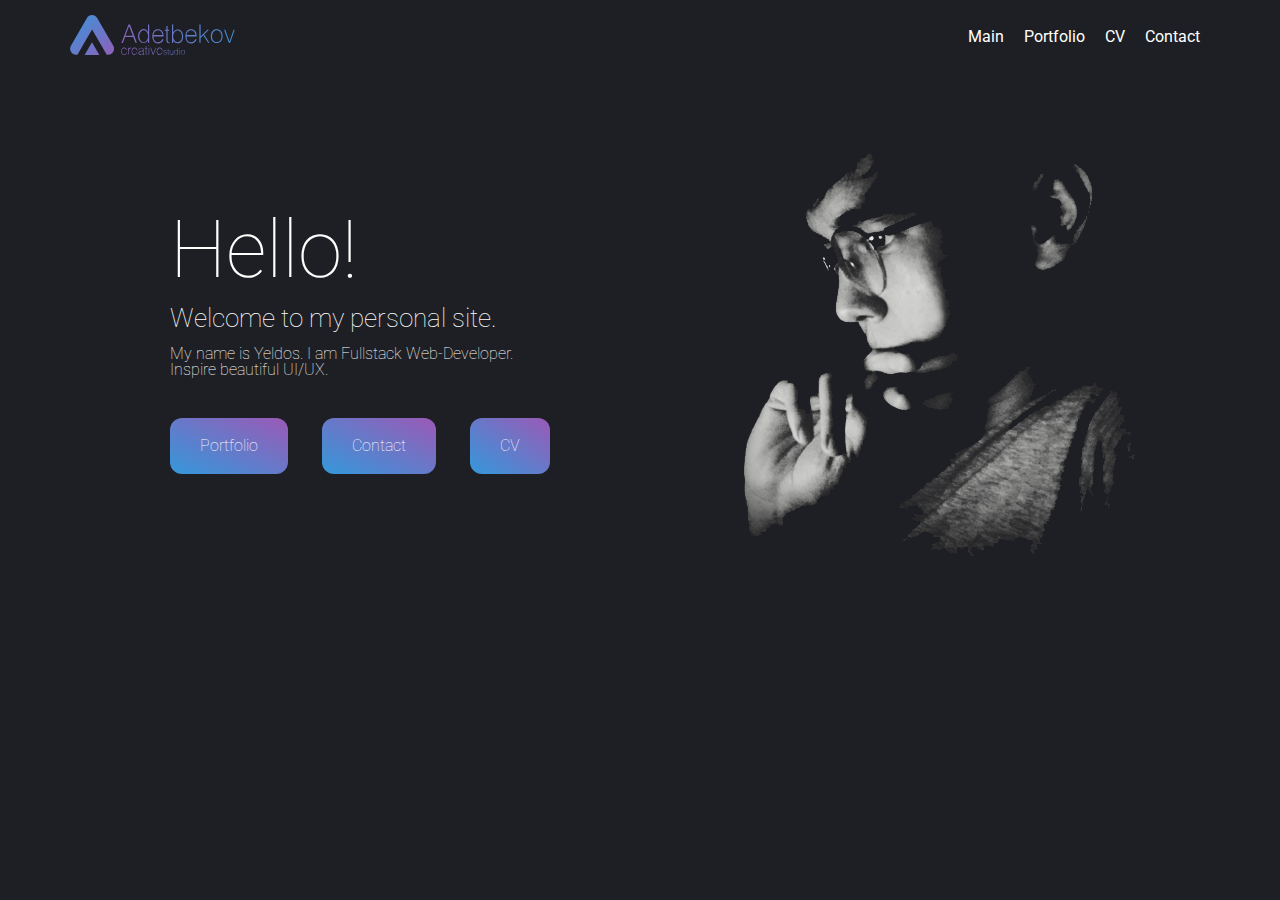
<file: LAB_1_Portfolio/index.html>
<!DOCTYPE html>
<html lang="en">
<head>
	<meta charset="UTF-8">
	<title>Adetbekov Personal Site</title>
	<meta name="viewport" content="width=device-width, initial-scale=1.0">
	<link href="https://fonts.googleapis.com/css?family=Roboto:100,300,400" rel="stylesheet">
	<link rel="stylesheet" href="css/style.css">
</head>
<body>
	<div class="container">
		<header>
			<a href="index.html" id="logo">
			  <img src="img/acs-logo.svg" alt="Acs" height="40">
			  <img src="img/acs-logo-text.svg" alt="Acs" height="40">
			</a>
			<ul class="menu">
				<li><a href="index.html">Main</a></li>
				<li><a href="portfolio.html">Portfolio</a></li>
				<li><a href="cv.html">CV</a></li>
				<li><a href="contact.html">Contact</a></li>
			</ul>
			<nav class="dropdown_menu">
		     	<div class="strokes"></div>
		     	<div class="strokes"></div>
		     	<div class="strokes"></div>
		  	</nav>
		  	<div class="fullscreenmenu">
				<ul> 
					<li><a href="index.html">Main</a></li>
					<li><a href="portfolio.html">Portfolio</a></li>
					<li><a href="cv.html">CV</a></li>
					<li><a href="contact.html">Contact</a></li>
				</ul>
			</div>
		</header>

		<article>
			<div id="description">
				<h1>Hello!</h1>
				<h4>Welcome to my personal site.</h4>
				<p>My name is Yeldos. I am Fullstack Web-Developer. Inspire beautiful UI/UX.</p>	
				<div id="links">
					<a href="portfolio.html" class="heading">Portfolio</a>
					<a href="contact.html" class="heading">Contact</a>
					<a href="cv.html" class="heading">CV</a>
				</div>
			</div>
			<div id="photo">
				<img src="img/Face-index.png" alt="Face-index">
			</div>
		</article>
	</div>
</body>
<script src="js/main.js"></script>
</html>
</file>
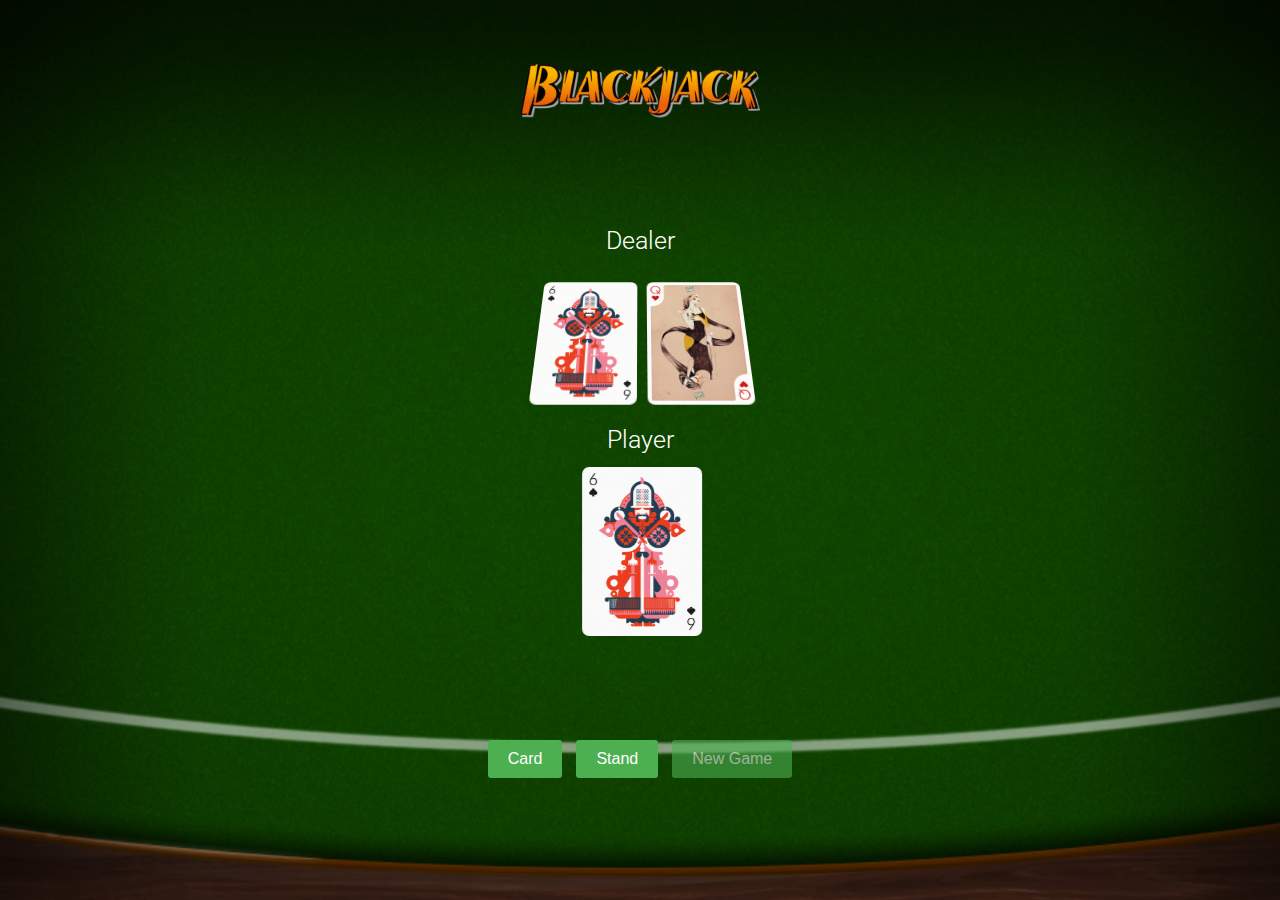
<file: LAB_2_Blackjack/index.html>
<!DOCTYPE html>
<html>

  <head>
    <meta charset="UTF-8">
    <meta name="viewport" content="width=device-width, initial-scale=1.0">
    <link href="https://fonts.googleapis.com/css?family=Roboto:100,300,400" rel="stylesheet">
    <link rel="stylesheet" href="css/style.css">
    <script src="js/card_faces.js"></script>
    <script src="js/TweenMax.js"></script>
    <script src="js/blackjack_object.js"></script>
    <script src="js/blackjack_manager.js"></script>
    <title>BlackJack</title>
  </head>

  <body>
    <div class="container">
      <header>
        <img id="logo" src="assets/Blackjack-Logo.png" alt="Blackjack">
        <p id="status"></p>
      </header>

      <section id="game">
        <h2>Dealer</h2>
        <p id="dealer">
          <img src="" alt="">
        </p>
        <h2>Player</h2>
        <p id="player"></p>
      </section>

      <footer>
        <section id="buttons">
          <button id="card" type="button" onclick="player_new_card()">Card</button>
          <button id="stand" type="button" onclick="dealer_finish()">Stand</button>
          <button id="new_game" type="button" onclick="new_game()" disabled>New Game</button>
        </section>
        <section id="sec_debug">
          <h2>Debug</h2>
          <p id="debug"></p>
        </section>
      </footer>
      <section>
        <script> window.onload = new_game();</script>
      </section>
    </div>
  </body>

</html>
</file>
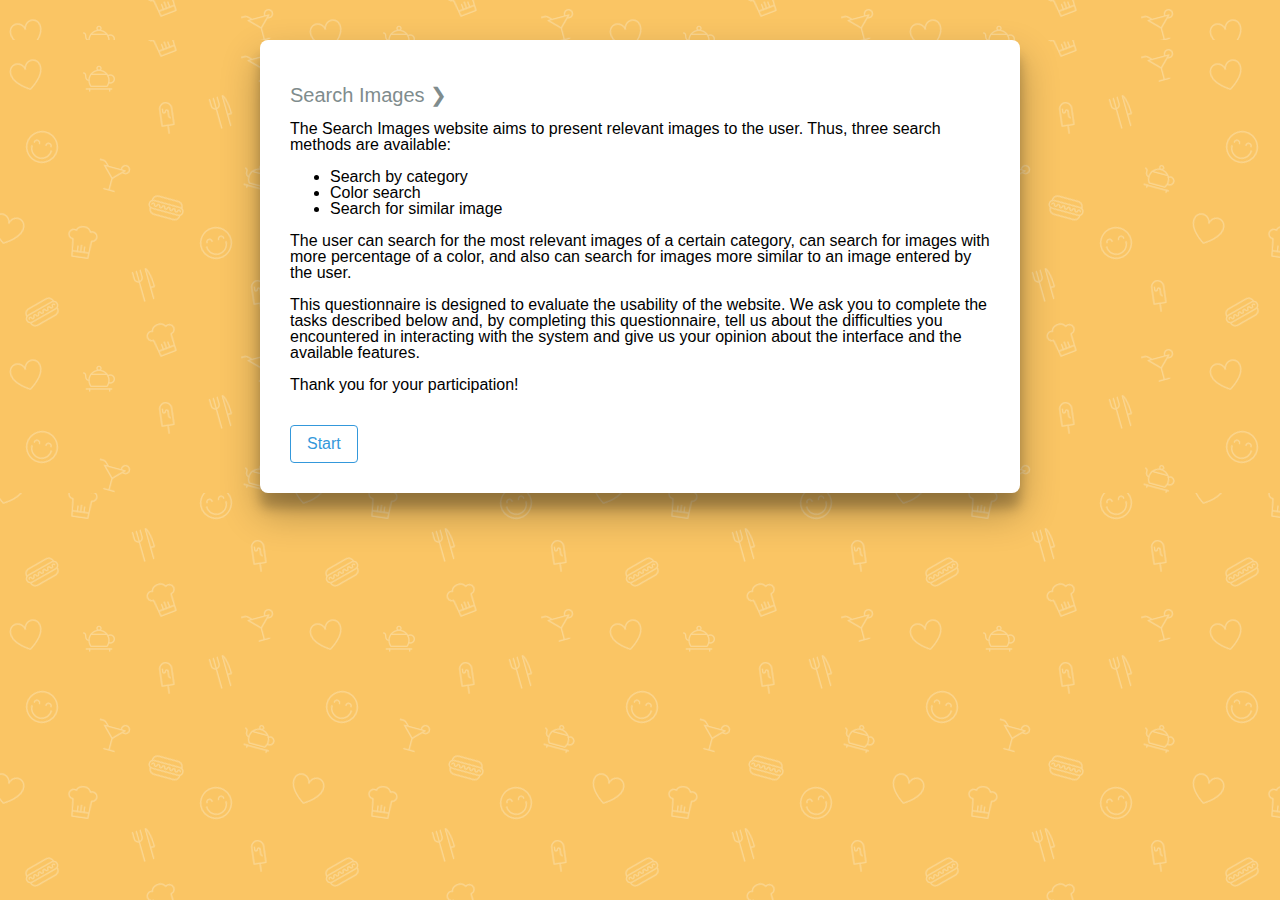
<file: LAB_3_Survey/index.html>
<!DOCTYPE html>
<html lang="en">
<head>
	<meta charset="UTF-8">
	<title>Survey</title>
	<meta name="viewport" content="width=device-width, initial-scale=1.0">
	<link rel="stylesheet" href="css/style.css">
</head>
<body>
	<div class="container">
		<div id="survey">
			<section id="thanks">
				<form name="thanks" action="personal_data.html">
					<div id="header">
						<h2 class="header">Search Images &#x276F;</h2>
					</div>
	            	<br>
	            	<p>The Search Images website aims to present relevant images to the user. Thus, three search methods are available:</p>
	            	<br>
	            	<ul>
	            		<li>Search by category</li>
	            		<li>Color search</li>
	            		<li>Search for similar image</li>
	            	</ul>
	            	<br>
	            	<p>The user can search for the most relevant images of a certain category, can search for images with more percentage of a color, and also can search for images more similar to an image entered by the user.</p>
	            	<br>
	            	<p>This questionnaire is designed to evaluate the usability of the website. We ask you to complete the tasks described below and, by completing this questionnaire, tell us about the difficulties you encountered in interacting with the system and give us your opinion about the interface and the available features.</p>
	            	<br>
	            	<p>Thank you for your participation!</p>
	            	<br>
	            	<br>
	            	<input id="sub" type="submit" name="submit" value="Start">
				</form>
			</section>
		</div>
	</div>
	<script src="js/form_manager.js"></script>
	<script src="js/sticky.js"></script>
	<style>
		body, html {
			background-image: url('images/food.png');
		}
	</style>
</body>
</html>
</file>
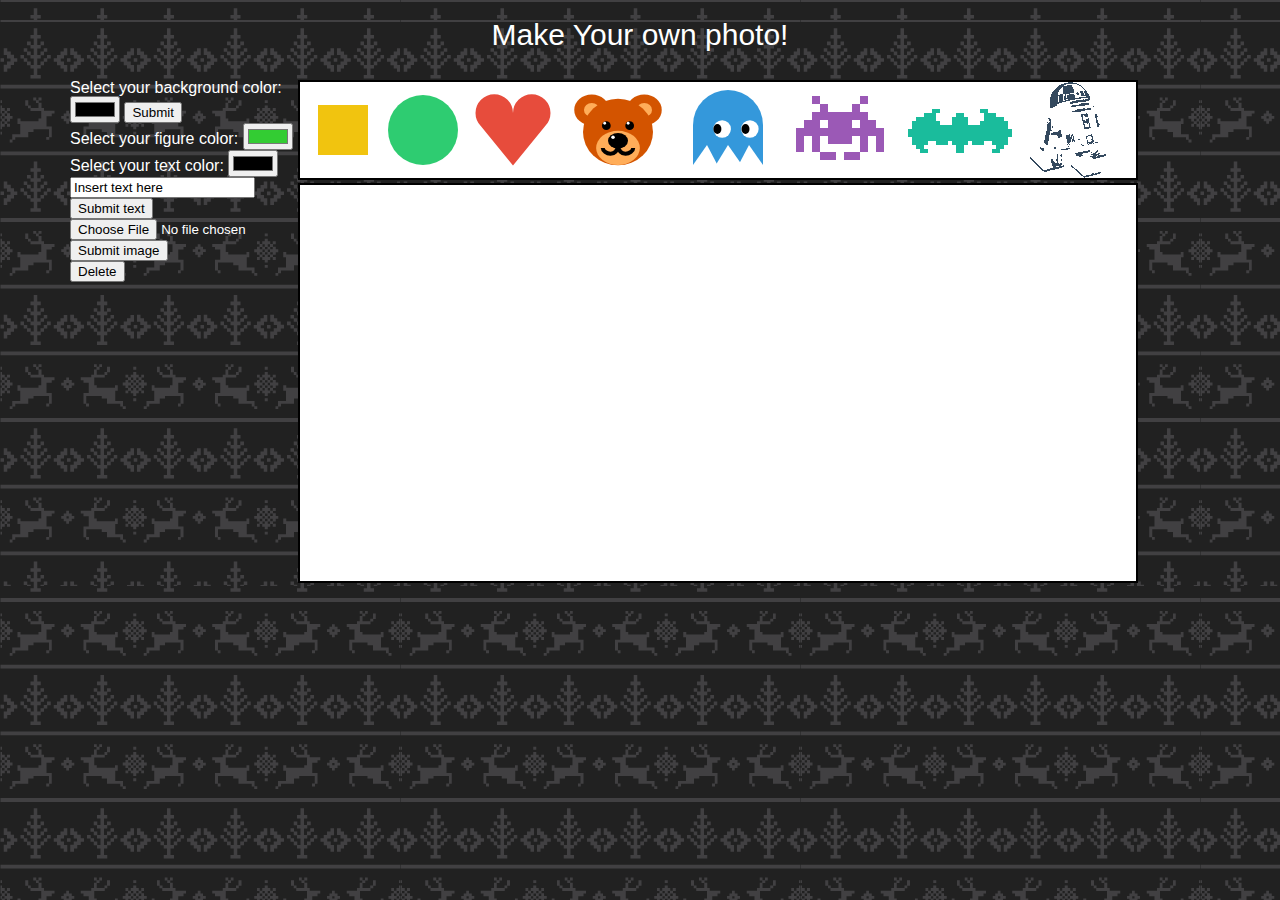
<file: LAB_4_Photoprint/index.html>
<!DOCTYPE html>
<html>
<head>
    <title>Family Photos</title>
    <meta charset="utf-8">
    <link rel="stylesheet" href="css/style.css">
    <script src="js/FotoPrint_manager.js"></script>
    <script src="js/FotoPrint.js"></script>
    <script src="js/DrawingObjects.js"></script>

</head>
<body>
    <div class="container">
        <section>
            <h1>Make Your own photo!</h1>
        </section>

        <section>
            <div id="buttons">
                <label for="i1">Select your background color: </label>
                <input id="i1" type="color" name="backcolor" value="#000000">
                <button onclick="changeBackground()"> Submit </button>
                <br>
                <label for="i2">Select your figure color: </label>
                <input id="i2" type="color" name="objcolor" value="#33cc33">
                <br>
                <label for="i3">Select your text color: </label>
                <input id="i3" type="color" name="txtcolor" value="#000000">
                <br>
                <input type="text" id="text" name="caixaText" value="Insert text here">
                <button onclick="insertText()"> Submit text </button>
                <br>
                <input type="file" id="imageFile">
                <button onclick="insertImage()"> Submit image </button>
                <br>
                <button onclick="remove();"> Delete </button>
                <br>
            </div>
            <canvas id="top" width="840" height="100">
                Your browser doesn't recognize the canvas element
            </canvas>
        </section>

        <section>
            <canvas id="canvas" width="840" height="400">
                Your browser doesn't recognize the canvas element
            </canvas>
        </section>

        <section>
            <script> window.onload = main(); </script>
        </section>

        <footer></footer>
    </div>
</body>
</html>
</file>
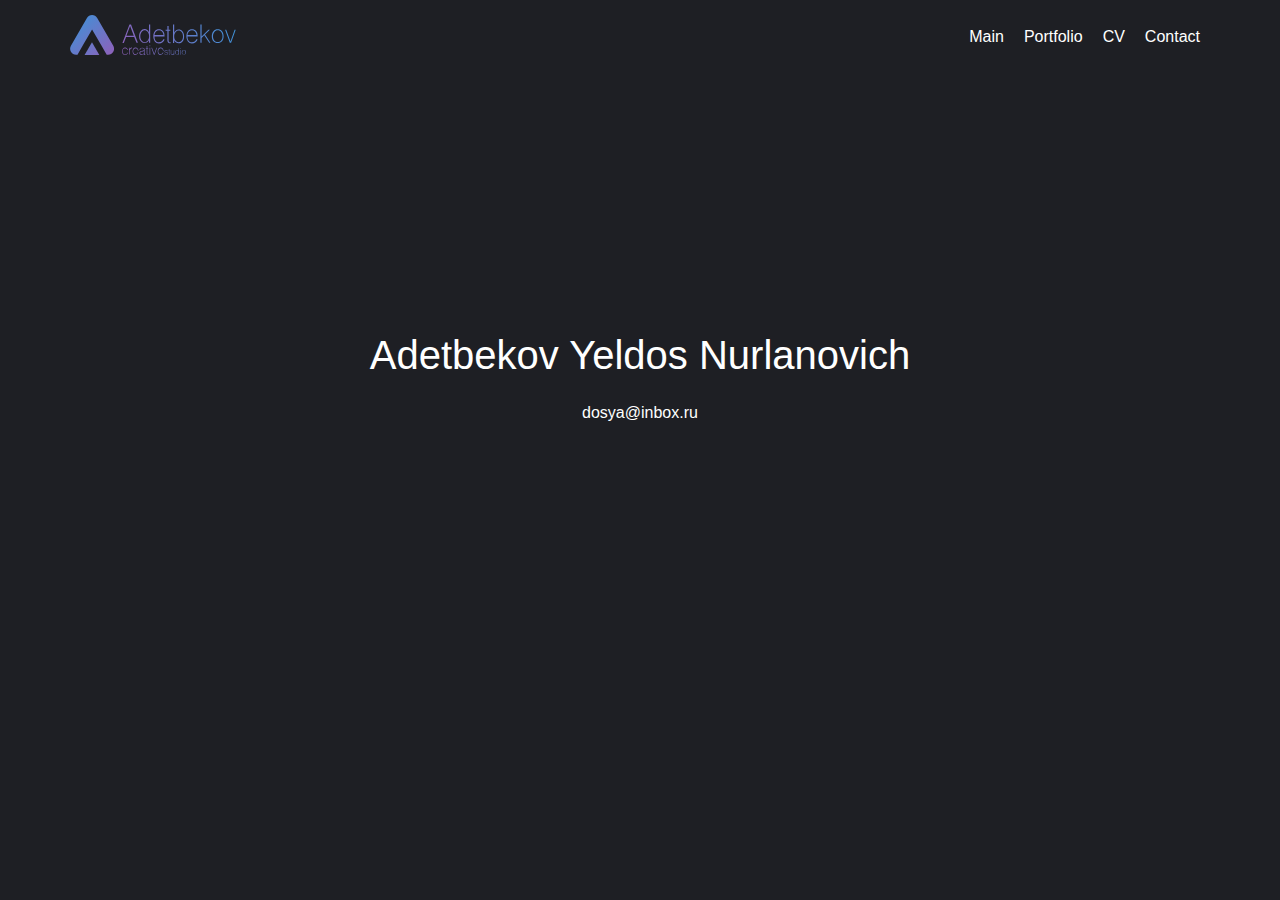
<file: LAB_1_Portfolio/contact.html>
<!DOCTYPE html>
<html lang="en">
<head>
	<meta charset="UTF-8">
	<title>Contacts</title>
	<meta name="viewport" content="width=device-width, initial-scale=1.0">
	<link rel="stylesheet" href="css/style.css">
</head>
<body>
	<div class="container">
		<header>
			<a href="index.html" id="logo">
			  <img src="img/acs-logo.svg" alt="Acs" height="40">
			  <img src="img/acs-logo-text.svg" alt="Acs" height="40">
			</a>
			<ul class="menu">
				<li><a href="index.html">Main</a></li>
				<li><a href="portfolio.html">Portfolio</a></li>
				<li><a href="cv.html">CV</a></li>
				<li><a href="contact.html">Contact</a></li>
			</ul>
			<nav class="dropdown_menu">
		     	<div class="strokes"></div>
		     	<div class="strokes"></div>
		     	<div class="strokes"></div>
		  	</nav>
		  	<div class="fullscreenmenu">
				<ul> 
					<li><a href="index.html">Main</a></li>
					<li><a href="portfolio.html">Portfolio</a></li>
					<li><a href="cv.html">CV</a></li>
					<li><a href="contact.html">Contact</a></li>
				</ul>
			</div>
		</header>
		<article>
			<h1>Adetbekov Yeldos Nurlanovich</h1>
			<email>dosya@inbox.ru</email>
		</article>
	</div>
</body>
<script src="js/main.js"></script>
<style>
	article {
		margin-top: 50px;
		color: white;
		display: flex;
		justify-content: center;
		align-items: center;
		flex-direction: column;
		min-height: 60vh;
	}

	article h1 {
		font-size: 40px;
		margin-bottom: 30px;
	}
</style>
</html>
</file>
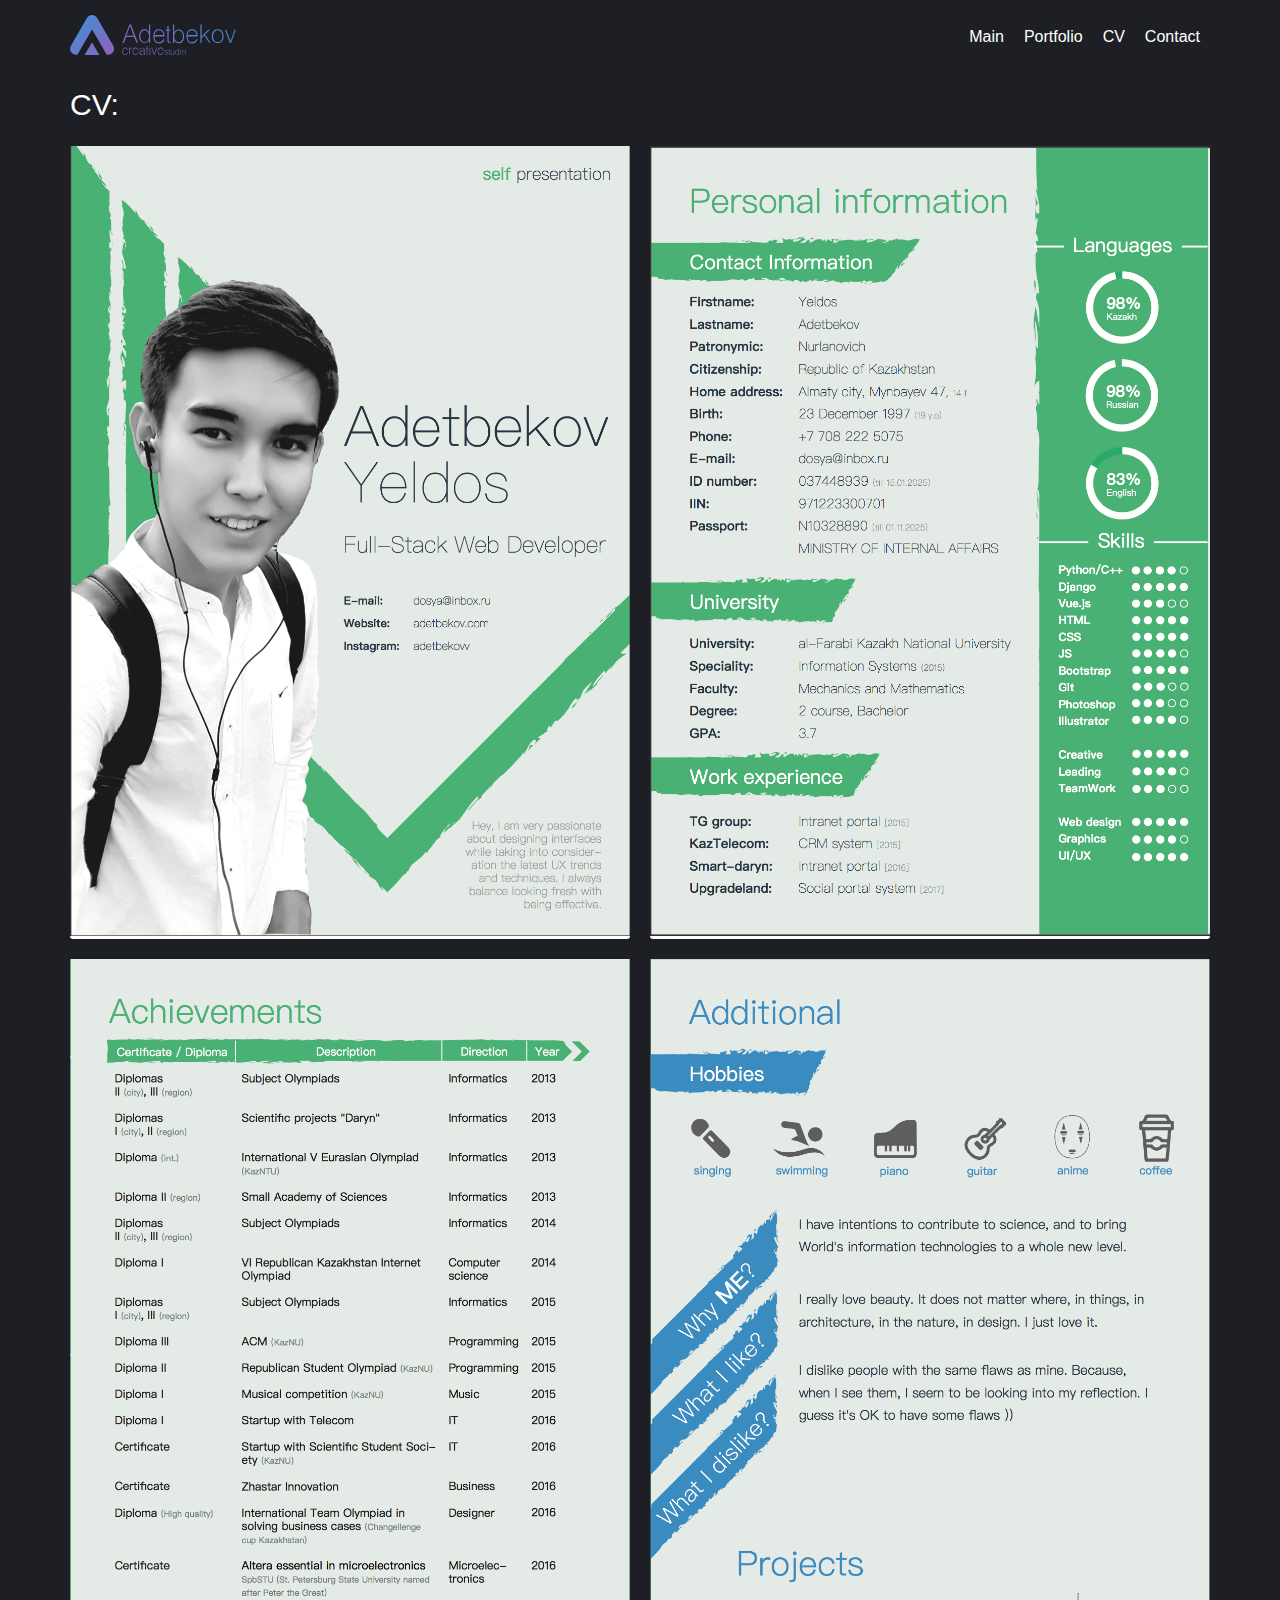
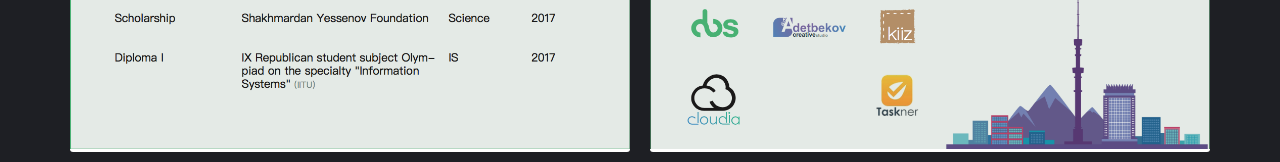
<file: LAB_1_Portfolio/cv.html>
<!DOCTYPE html>
<html lang="en">
<head>
	<meta charset="UTF-8">
	<title>CV</title>
	<meta name="viewport" content="width=device-width, initial-scale=1.0">
	<link rel="stylesheet" href="css/style.css">
</head>
<body>
	<div class="container">
		<header>
			<a href="index.html" id="logo">
			  <img src="img/acs-logo.svg" alt="Acs" height="40">
			  <img src="img/acs-logo-text.svg" alt="Acs" height="40">
			</a>
			<ul class="menu">
				<li><a href="index.html">Main</a></li>
				<li><a href="portfolio.html">Portfolio</a></li>
				<li><a href="cv.html">CV</a></li>
				<li><a href="contact.html">Contact</a></li>
			</ul>
			<nav class="dropdown_menu">
		     	<div class="strokes"></div>
		     	<div class="strokes"></div>
		     	<div class="strokes"></div>
		  	</nav>
		  	<div class="fullscreenmenu">
				<ul> 
					<li><a href="index.html">Main</a></li>
					<li><a href="portfolio.html">Portfolio</a></li>
					<li><a href="cv.html">CV</a></li>
					<li><a href="contact.html">Contact</a></li>
				</ul>
			</div>
		</header>
		<br><br>
		<h1 class="head">CV:</h1>
		<br>

		<div id="grid">
			<div class="card">
				<div class="inside">
					<img src="img/p-1.png" alt="1">
				</div>
			</div>
			<div class="card">
				<div class="inside">
					<img src="img/p-2.png" alt="2">
				</div>
			</div>
		</div>
		<div id="grid">
			<div class="card">
				<div class="inside">
					<img src="img/p-3.png" alt="3">
				</div>
			</div>
			<div class="card">
				<div class="inside">
					<img src="img/p-4.png" alt="4">
				</div>
			</div>
		</div>
	</div>
</body>
<script src="js/main.js"></script>
<style>
	#grid {
		display: flex;
		justify-content: space-between;
		margin: 0 -10px;
		padding: 0;
	}
	.card {
		width: 100%;
		padding: 10px;
	}
	.inside {
		background-color: white;
		border-radius: 3px;
		/*padding: 15px 20px;*/
	}
	@media screen and (max-width: 576px) {
		#grid {
			flex-wrap: wrap;
		}
	}
	@media screen and (min-width: 576px) and (max-width: 768px) {
		#grid {
			flex-wrap: wrap;
		}
		.card {
			flex-basis: 260px;
		}
	}
	@media screen and (min-width: 768px) and (max-width: 992px) {
		#grid {
			flex-wrap: wrap;
		}
		.card {
			flex-basis: 350px;
		}
	}

	.head {
		color: white;
		font-size: 30px;
		font-weight: 100;
	}
	.img {
		display: flex;
		justify-content: center;
		margin-bottom: 20px;
	}
	.text h2 {
		font-weight: bold;
		font-size: 20px;
		text-align: center;
		margin-bottom: 10px;
	}
	.text ul {
		padding: 20px;
	}
	.inside img {
		max-width: 100%;
	}
</style>
</html>
</file>
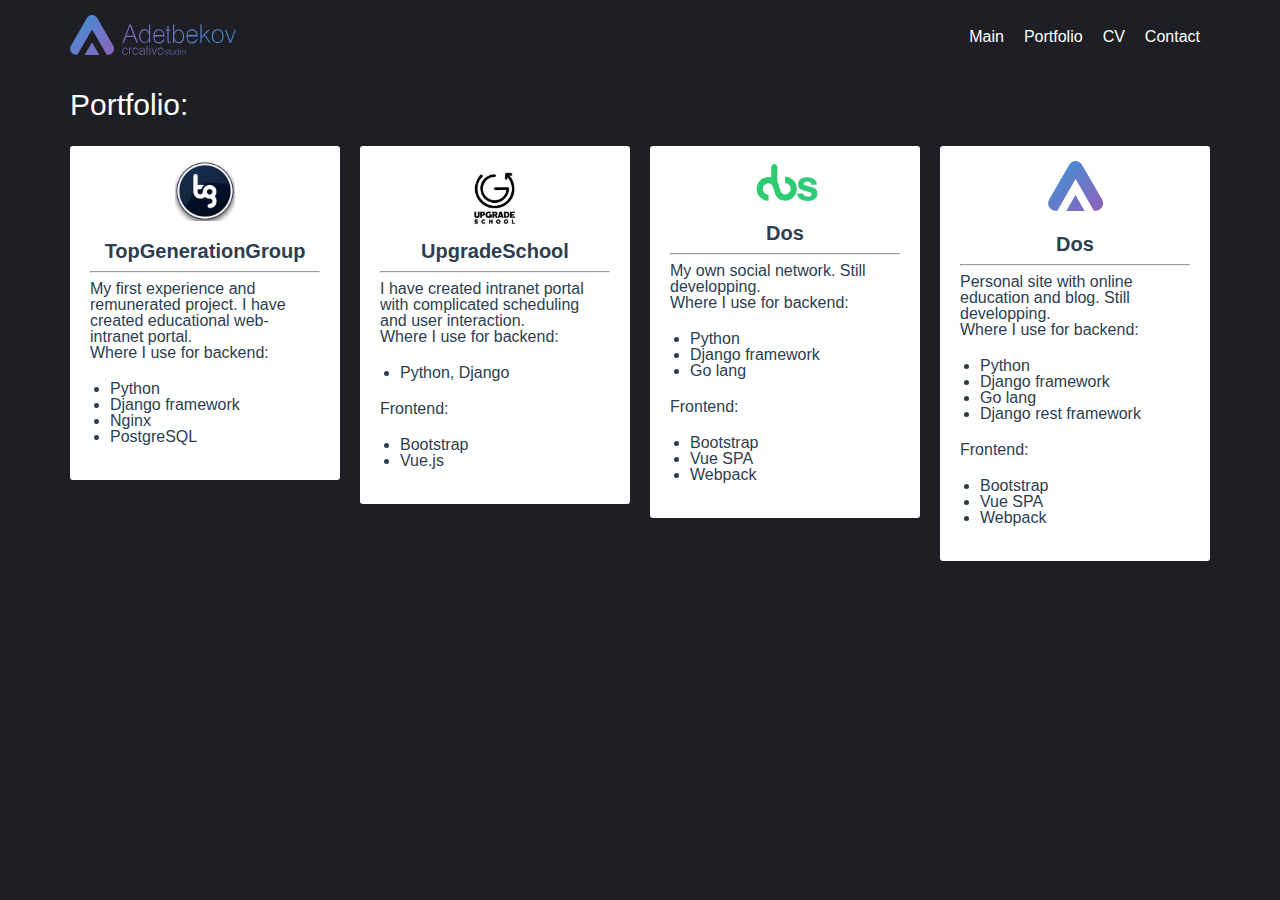
<file: LAB_1_Portfolio/portfolio.html>
<!DOCTYPE html>
<html lang="en">
<head>
	<meta charset="UTF-8">
	<title>Portfolio</title>
	<meta name="viewport" content="width=device-width, initial-scale=1.0">
	<link rel="stylesheet" href="css/style.css">
</head>
<body>
	<div class="container">
		<header>
			<a href="index.html" id="logo">
			  <img src="img/acs-logo.svg" alt="Acs" height="40">
			  <img src="img/acs-logo-text.svg" alt="Acs" height="40">
			</a>
			<ul class="menu">
				<li><a href="index.html">Main</a></li>
				<li><a href="portfolio.html">Portfolio</a></li>
				<li><a href="cv.html">CV</a></li>
				<li><a href="contact.html">Contact</a></li>
			</ul>
			<nav class="dropdown_menu">
		     	<div class="strokes"></div>
		     	<div class="strokes"></div>
		     	<div class="strokes"></div>
		  	</nav>
		  	<div class="fullscreenmenu">
				<ul> 
					<li><a href="index.html">Main</a></li>
					<li><a href="portfolio.html">Portfolio</a></li>
					<li><a href="cv.html">CV</a></li>
					<li><a href="contact.html">Contact</a></li>
				</ul>
			</div>
		</header>
		<br><br>
		<h1 class="head">Portfolio:</h1>
		<br>
		<div id="grid">
			<div class="card">
				<div class="inside">
					<div class="img">
						<img src="img/tg.jpg" alt="tg" style="max-width: 60px;max-height: 60px;">
					</div>
					<div class="text">
						<h2>TopGenerationGroup</h2>
						<hr>
						<p>My first experience and remunerated project. I have created educational web-intranet portal.</p>
						<p>Where I use for backend:</p>
						<ul>
							<li>Python</li>
							<li>Django framework</li>
							<li>Nginx</li>
							<li>PostgreSQL</li>
						</ul>
					</div>
				</div>
			</div>
			<div class="card">
				<div class="inside">
					<div class="img">
						<img src="img/us.jpg" alt="us" style="max-width: 70px;max-height: 70px;margin-bottom: -10px;">
					</div>
					<div class="text">
						<h2>UpgradeSchool</h2>
						<hr>
						<p>I have created intranet portal with complicated scheduling and user interaction.</p>
						<p>Where I use for backend:</p>
						<ul>
							<li>Python, Django</li>
						</ul>
						<p>Frontend:</p>
						<ul>
							<li>Bootstrap</li>
							<li>Vue.js</li>
						</ul>
					</div>
				</div>
			</div>
			<div class="card">
				<div class="inside">
					<div class="img">
						<img src="img/dos.svg" alt="dos" style="max-width: 70px;max-height: 70px;margin-bottom: -11px;">
					</div>
					<div class="text">
						<h2>Dos</h2>
						<hr>
						<p>My own social network. Still developping.</p>
						<p>Where I use for backend:</p>
						<ul>
							<li>Python</li>
							<li>Django framework</li>
							<li>Go lang</li>
						</ul>
						<p>Frontend:</p>
						<ul>
							<li>Bootstrap</li>
							<li>Vue SPA</li>
							<li>Webpack</li>
						</ul>
					</div>
				</div>
			</div>
			<div class="card">
				<div class="inside">
					<div class="img">
						<img src="img/acs-logo.svg" alt="acs" style="max-width: 55px;max-height: 55px;margin-bottom: 3px;">
					</div>
					<div class="text">
						<h2>Dos</h2>
						<hr>
						<p>Personal site with online education and blog. Still developping.</p>
						<p>Where I use for backend:</p>
						<ul>
							<li>Python</li>
							<li>Django framework</li>
							<li>Go lang</li>
							<li>Django rest framework</li>
						</ul>
						<p>Frontend:</p>
						<ul>
							<li>Bootstrap</li>
							<li>Vue SPA</li>
							<li>Webpack</li>
						</ul>
					</div>
				</div>
			</div>
		</div>
	</div>
</body>
<script src="js/main.js"></script>
<style>
	#grid {
		display: flex;
		justify-content: space-between;
		margin: 0 -10px;
		padding: 0;
	}
	.card {
		width: 100%;
		padding: 10px;
	}
	.inside {
		background-color: white;
		border-radius: 3px;
		padding: 15px 20px;
	}
	@media screen and (max-width: 576px) {
		#grid {
			flex-wrap: wrap;
		}
	}
	@media screen and (min-width: 576px) and (max-width: 768px) {
		#grid {
			flex-wrap: wrap;
		}
		.card {
			flex-basis: 260px;
		}
	}
	@media screen and (min-width: 768px) and (max-width: 992px) {
		#grid {
			flex-wrap: wrap;
		}
		.card {
			flex-basis: 350px;
		}
	}
	.head {
		color: white;
		font-size: 30px;
		font-weight: 100;
	}
	.img {
		display: flex;
		justify-content: center;
		margin-bottom: 20px;
	}
	.text h2 {
		font-weight: bold;
		font-size: 20px;
		text-align: center;
		margin-bottom: 10px;
	}
	.text ul {
		padding: 20px;
	}
</style>
</html>
</file>
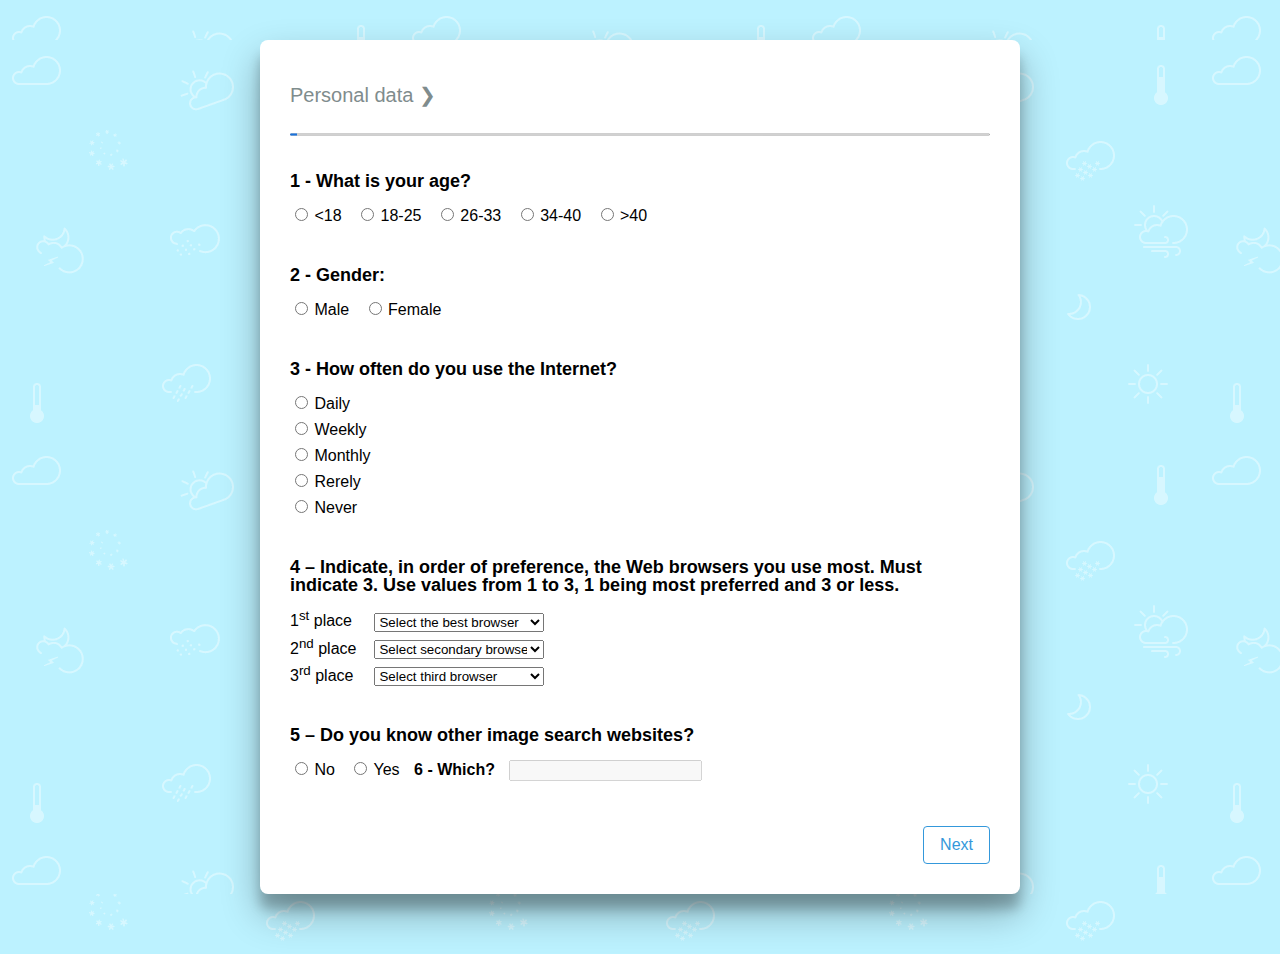
<file: LAB_3_Survey/overall_assessment.html>
<!DOCTYPE html>
<html lang="en">
<head>
	<meta charset="UTF-8">
	<title>Overall Assessment | Survey</title>
	<meta name="viewport" content="width=device-width, initial-scale=1.0">
	<link rel="stylesheet" href="css/style.css">
	<link rel="stylesheet" href="css/font-awesome.css">
</head>
<body>
	<div class="container">
		<div id="survey">
			<section id="tasks">
				<form name="tasks" onsubmit="validateForm(this)" action="thanks.html">
					<div id="header">
						<h2 class="header">Overall Assessment &#x276F;</h2>
						<br>
						<progress id="progress_bar" value="1" max="100"></progress>
					</div>
					<div id="placeholder"></div>
					<br><br>
					<p>Please answer the following questions to evaluate your usage experience and usability of the website.</p>
					<br>
					<fieldset>
		                <legend><b>User Experience</b></legend>
		                <article id="p16">
		                    <br>
		                    <h4>16 - For each pair of adjectives, select the option that best describes your experience of using this website.</h4>
							<label for="p16">Fantastic </label>
		                    <input id="p16_1botao1" type="radio" name="q16_1" value="1">
		                    <label for="p16_1botao1"></label>
		                    <input id="p16_1botao2" type="radio" name="q16_1" value="2">
		                    <label for="p16_1botao2"></label>
		                    <input id="p16_1botao3" type="radio" name="q16_1" value="3">
		                    <label for="p16_1botao3"></label>
		                    <input id="p16_1botao4" type="radio" name="q16_1" value="4">
		                    <label for="p16_1botao4"></label>
		                    <input id="p16_1botao5" type="radio" name="q16_1" value="5">
		                    <label for="p16_1botao5"></label>
		                    <input id="p16_1botao6" type="radio" name="q16_1" value="6">
		                    <label for="p16_1botao6"></label>
		                    <input id="p16_1botao7" type="radio" name="q16_1" value="7" required>
		                    <label for="p16_1botao7"></label>
		                    <label for="p16"> Horrible</label>
		                    <br>
		                    <label for="p16">Motivating </label>
		                    <input id="p16_2botao1" type="radio" name="q16_2" value="1">
		                    <label for="p16_2botao1"></label>
		                    <input id="p16_2botao2" type="radio" name="q16_2" value="2">
		                    <label for="p16_2botao2"></label>
		                    <input id="p16_2botao3" type="radio" name="q16_2" value="3">
		                    <label for="p16_2botao3"></label>
		                    <input id="p16_2botao4" type="radio" name="q16_2" value="4">
		                    <label for="p16_2botao4"></label>
		                    <input id="p16_2botao5" type="radio" name="q16_2" value="5">
		                    <label for="p16_2botao5"></label>
		                    <input id="p16_2botao6" type="radio" name="q16_2" value="6">
		                    <label for="p16_2botao6"></label>
		                    <input id="p16_2botao7" type="radio" name="q16_2" value="7" required>
		                    <label for="p16_2botao7"></label>
		                    <label for="p16"> Boring</label>
		                    <br>
		                    <label for="p16">Gratifying </label>
		                    <input id="p16_3botao1" type="radio" name="q16_3" value="1">
		                    <label for="p16_3botao1"></label>
		                    <input id="p16_3botao2" type="radio" name="q16_3" value="2">
		                    <label for="p16_3botao2"></label>
		                    <input id="p16_3botao3" type="radio" name="q16_3" value="3">
		                    <label for="p16_3botao3"></label>
		                    <input id="p16_3botao4" type="radio" name="q16_3" value="4">
		                    <label for="p16_3botao4"></label>
		                    <input id="p16_3botao5" type="radio" name="q16_3" value="5">
		                    <label for="p16_3botao5"></label>
		                    <input id="p16_3botao6" type="radio" name="q16_3" value="6">
		                    <label for="p16_3botao6"></label>
		                    <input id="p16_3botao7" type="radio" name="q16_3" value="7" required>
		                    <label for="p16_3botao7"></label>
		                    <label for="p16"> Frustrating</label>
		                    <br>
		                    <label for="p16">Easy </label>
		                    <input id="p16_4botao1" type="radio" name="q16_4" value="1">
		                    <label for="p16_4botao1"></label>
		                    <input id="p16_4botao2" type="radio" name="q16_4" value="2">
		                    <label for="p16_4botao2"></label>
		                    <input id="p16_4botao3" type="radio" name="q16_4" value="3">
		                    <label for="p16_4botao3"></label>
		                    <input id="p16_4botao4" type="radio" name="q16_4" value="4">
		                    <label for="p16_4botao4"></label>
		                    <input id="p16_4botao5" type="radio" name="q16_4" value="5">
		                    <label for="p16_4botao5"></label>
		                    <input id="p16_4botao6" type="radio" name="q16_4" value="6">
		                    <label for="p16_4botao6"></label>
		                    <input id="p16_4botao7" type="radio" name="q16_4" value="7" required>
		                    <label for="p16_4botao7"></label>
		                    <label for="p16"> Difficult</label>
		                </article>
		            </fieldset>
		            <br>
		            <fieldset>
		                <legend><b>Usability (SUS - System Usability Scale questionnaire)</b></legend>
		                <article id="p17">
		                    <br>
		                    <h4>17 - I think that I would like to use this website frequently (1 means “Strongly Disagree” and 5 means “Strongly Agree”).</h4>   
		                    <br>       
		                    <div class="inline">
			                    <label for="p17"> Strongly Disagree </label>
			                    <div class="star-rating">
			                          <div class="star-rating__wrap">
					                    <input class="star-rating__input" id="p17_botao1" type="radio" name="q17" value="5">
					                    <label class="star-rating__ico fa fa-star-o fa-lg" for="p17_botao1"></label>
					                    <input class="star-rating__input" id="p17_botao2" type="radio" name="q17" value="4">
					                    <label class="star-rating__ico fa fa-star-o fa-lg" for="p17_botao2"></label>
					                    <input class="star-rating__input" id="p17_botao3" type="radio" name="q17" value="3">
					                    <label class="star-rating__ico fa fa-star-o fa-lg" for="p17_botao3"></label>
					                    <input class="star-rating__input" id="p17_botao4" type="radio" name="q17" value="2">
					                    <label class="star-rating__ico fa fa-star-o fa-lg" for="p17_botao4"></label>
					                    <input class="star-rating__input" id="p17_botao5" type="radio" name="q17" value="1" required>
					                    <label class="star-rating__ico fa fa-star-o fa-lg" for="p17_botao5"></label>
					                </div>
			                	</div>
			                    <label for="p17"> Strongly Agree </label>
		                    </div>
		                </article>
		                <article id="p18">
		                    <br>
		                    <h4>18 - I found the website unnecessarily complex (1 means “Strongly Disagree” and 5 means “Strongly Agree”).</h4>
		                    <br>
		                    <div class="inline">
			                    <label for="p18"> Strongly Disagree </label>
			                    <div class="star-rating">
			                          <div class="star-rating__wrap">
					                    <input class="star-rating__input" id="p18_botao1" type="radio" name="q18" value="5">
					                    <label class="star-rating__ico fa fa-star-o fa-lg" for="p18_botao1"></label>
					                    <input class="star-rating__input" id="p18_botao2" type="radio" name="q18" value="4">
					                    <label class="star-rating__ico fa fa-star-o fa-lg" for="p18_botao2"></label>
					                    <input class="star-rating__input" id="p18_botao3" type="radio" name="q18" value="3">
					                    <label class="star-rating__ico fa fa-star-o fa-lg" for="p18_botao3"></label>
					                    <input class="star-rating__input" id="p18_botao4" type="radio" name="q18" value="2">
					                    <label class="star-rating__ico fa fa-star-o fa-lg" for="p18_botao4"></label>
					                    <input class="star-rating__input" id="p18_botao5" type="radio" name="q18" value="1" required>
					                    <label class="star-rating__ico fa fa-star-o fa-lg" for="p18_botao5"></label>
					                </div>
			                	</div>
			                    <label for="p18"> Strongly Agree </label>
		                    </div>
		                </article>
		                <article id="p19">
		                    <br>
		                    <h4>19 - I thought the website was easy to use (1 means “Strongly Disagree” and 5 means “Strongly Agree”).</h4>
		                    <br>
		                    <div class="inline">
			                    <label for="p19"> Strongly Disagree </label>
			                    <div class="star-rating">
			                          <div class="star-rating__wrap">
					                    <input class="star-rating__input" id="p19_botao1" type="radio" name="q19" value="5">
					                    <label class="star-rating__ico fa fa-star-o fa-lg" for="p19_botao1"></label>
					                    <input class="star-rating__input" id="p19_botao2" type="radio" name="q19" value="4">
					                    <label class="star-rating__ico fa fa-star-o fa-lg" for="p19_botao2"></label>
					                    <input class="star-rating__input" id="p19_botao3" type="radio" name="q19" value="3">
					                    <label class="star-rating__ico fa fa-star-o fa-lg" for="p19_botao3"></label>
					                    <input class="star-rating__input" id="p19_botao4" type="radio" name="q19" value="2">
					                    <label class="star-rating__ico fa fa-star-o fa-lg" for="p19_botao4"></label>
					                    <input class="star-rating__input" id="p19_botao5" type="radio" name="q19" value="1" required>
					                    <label class="star-rating__ico fa fa-star-o fa-lg" for="p19_botao5"></label>
					                </div>
			                	</div>
			                    <label for="p19"> Strongly Agree </label>
		                    </div>
		                </article>
		                <article id="p20">
		                    <br>
		                    <h4>20 - I think that I would need the support of a technical person to be able to use this website (1 means “Strongly Disagree” and 5 means “Strongly Agree”).</h4>
		                    <br>
		                    <div class="inline">
			                    <label for="p20"> Strongly Disagree </label>
			                    <div class="star-rating">
			                          <div class="star-rating__wrap">
					                    <input class="star-rating__input" id="p20_botao1" type="radio" name="q20" value="5">
					                    <label class="star-rating__ico fa fa-star-o fa-lg" for="p20_botao1"></label>
					                    <input class="star-rating__input" id="p20_botao2" type="radio" name="q20" value="4">
					                    <label class="star-rating__ico fa fa-star-o fa-lg" for="p20_botao2"></label>
					                    <input class="star-rating__input" id="p20_botao3" type="radio" name="q20" value="3">
					                    <label class="star-rating__ico fa fa-star-o fa-lg" for="p20_botao3"></label>
					                    <input class="star-rating__input" id="p20_botao4" type="radio" name="q20" value="2">
					                    <label class="star-rating__ico fa fa-star-o fa-lg" for="p20_botao4"></label>
					                    <input class="star-rating__input" id="p20_botao5" type="radio" name="q20" value="1" required>
					                    <label class="star-rating__ico fa fa-star-o fa-lg" for="p20_botao5"></label>
					                </div>
			                	</div>
			                    <label for="p20"> Strongly Agree </label>
		                    </div>
		                </article>
		                <article id="p21">
		                    <br>
		                    <h4>21 - I found the various functions in this website were well integrated. (1 means “Strongly Disagree” and 5 means “Strongly Agree”).</h4>
		                    <br>
		                    <div class="inline">
			                    <label for="p21"> Strongly Disagree </label>
			                    <div class="star-rating">
			                          <div class="star-rating__wrap">
					                    <input class="star-rating__input" id="p21_botao1" type="radio" name="q21" value="5">
					                    <label class="star-rating__ico fa fa-star-o fa-lg" for="p21_botao1"></label>
					                    <input class="star-rating__input" id="p21_botao2" type="radio" name="q21" value="4">
					                    <label class="star-rating__ico fa fa-star-o fa-lg" for="p21_botao2"></label>
					                    <input class="star-rating__input" id="p21_botao3" type="radio" name="q21" value="3">
					                    <label class="star-rating__ico fa fa-star-o fa-lg" for="p21_botao3"></label>
					                    <input class="star-rating__input" id="p21_botao4" type="radio" name="q21" value="2">
					                    <label class="star-rating__ico fa fa-star-o fa-lg" for="p21_botao4"></label>
					                    <input class="star-rating__input" id="p21_botao5" type="radio" name="q21" value="1" required>
					                    <label class="star-rating__ico fa fa-star-o fa-lg" for="p21_botao5"></label>
					                </div>
			                	</div>
			                    <label for="p21"> Strongly Agree </label>
		                    </div>
		                </article>
		                <article id="p22">
		                    <br>
		                    <h4>22 - I thought there was too much inconsistency in this website (1 means “Strongly Disagree” and 5 means “Strongly Agree”).</h4>
		                    <br>
		                    <div class="inline">
			                    <label for="p22"> Strongly Disagree </label>
			                    <div class="star-rating">
			                          <div class="star-rating__wrap">
					                    <input class="star-rating__input" id="p22_botao1" type="radio" name="q22" value="5">
					                    <label class="star-rating__ico fa fa-star-o fa-lg" for="p22_botao1"></label>
					                    <input class="star-rating__input" id="p22_botao2" type="radio" name="q22" value="4">
					                    <label class="star-rating__ico fa fa-star-o fa-lg" for="p22_botao2"></label>
					                    <input class="star-rating__input" id="p22_botao3" type="radio" name="q22" value="3">
					                    <label class="star-rating__ico fa fa-star-o fa-lg" for="p22_botao3"></label>
					                    <input class="star-rating__input" id="p22_botao4" type="radio" name="q22" value="2">
					                    <label class="star-rating__ico fa fa-star-o fa-lg" for="p22_botao4"></label>
					                    <input class="star-rating__input" id="p22_botao5" type="radio" name="q22" value="1" required>
					                    <label class="star-rating__ico fa fa-star-o fa-lg" for="p22_botao5"></label>
					                </div>
			                	</div>
			                    <label for="p22"> Strongly Agree </label>
		                    </div>
		                </article>
		                <article id="p23">
		                    <br>
		                    <h4>23 - I would imagine that most people would learn to use this website very quickly (1 means “Strongly Disagree” and 5 means “Strongly Agree”).</h4>
		                    <br>
		                    <div class="inline">
			                    <label for="p23"> Strongly Disagree </label>
			                    <div class="star-rating">
			                          <div class="star-rating__wrap">
					                    <input class="star-rating__input" id="p23_botao1" type="radio" name="q23" value="5">
					                    <label class="star-rating__ico fa fa-star-o fa-lg" for="p23_botao1"></label>
					                    <input class="star-rating__input" id="p23_botao2" type="radio" name="q23" value="4">
					                    <label class="star-rating__ico fa fa-star-o fa-lg" for="p23_botao2"></label>
					                    <input class="star-rating__input" id="p23_botao3" type="radio" name="q23" value="3">
					                    <label class="star-rating__ico fa fa-star-o fa-lg" for="p23_botao3"></label>
					                    <input class="star-rating__input" id="p23_botao4" type="radio" name="q23" value="2">
					                    <label class="star-rating__ico fa fa-star-o fa-lg" for="p23_botao4"></label>
					                    <input class="star-rating__input" id="p23_botao5" type="radio" name="q23" value="1" required>
					                    <label class="star-rating__ico fa fa-star-o fa-lg" for="p23_botao5"></label>
					                </div>
			                	</div>
			                    <label for="p23"> Strongly Agree </label>
		                    </div>
		                </article>
		                <article id="p24">
		                    <br>
		                    <h4>24 - I found the website very awkward to use (1 means “Strongly Disagree” and 5 means “Strongly Agree”).</h4>
		                    <br>
		                    <div class="inline">
			                    <label for="p24"> Strongly Disagree </label>
			                    <div class="star-rating">
			                          <div class="star-rating__wrap">
					                    <input class="star-rating__input" id="p24_botao1" type="radio" name="q24" value="5">
					                    <label class="star-rating__ico fa fa-star-o fa-lg" for="p24_botao1"></label>
					                    <input class="star-rating__input" id="p24_botao2" type="radio" name="q24" value="4">
					                    <label class="star-rating__ico fa fa-star-o fa-lg" for="p24_botao2"></label>
					                    <input class="star-rating__input" id="p24_botao3" type="radio" name="q24" value="3">
					                    <label class="star-rating__ico fa fa-star-o fa-lg" for="p24_botao3"></label>
					                    <input class="star-rating__input" id="p24_botao4" type="radio" name="q24" value="2">
					                    <label class="star-rating__ico fa fa-star-o fa-lg" for="p24_botao4"></label>
					                    <input class="star-rating__input" id="p24_botao5" type="radio" name="q24" value="1" required>
					                    <label class="star-rating__ico fa fa-star-o fa-lg" for="p24_botao5"></label>
					                </div>
			                	</div>
			                    <label for="p24"> Strongly Agree </label>
		                    </div>
		                </article>
		                <article id="p25">
		                    <br>
		                    <h4>25 - I felt very confident using the website (1 means “Strongly Disagree” and 5 means “Strongly Agree”).</h4>	          <br>
		                    <div class="inline">
			                    <label for="p25"> Strongly Disagree </label>
			                    <div class="star-rating">
			                          <div class="star-rating__wrap">
					                    <input class="star-rating__input" id="p25_botao1" type="radio" name="q25" value="5">
					                    <label class="star-rating__ico fa fa-star-o fa-lg" for="p25_botao1"></label>
					                    <input class="star-rating__input" id="p25_botao2" type="radio" name="q25" value="4">
					                    <label class="star-rating__ico fa fa-star-o fa-lg" for="p25_botao2"></label>
					                    <input class="star-rating__input" id="p25_botao3" type="radio" name="q25" value="3">
					                    <label class="star-rating__ico fa fa-star-o fa-lg" for="p25_botao3"></label>
					                    <input class="star-rating__input" id="p25_botao4" type="radio" name="q25" value="2">
					                    <label class="star-rating__ico fa fa-star-o fa-lg" for="p25_botao4"></label>
					                    <input class="star-rating__input" id="p25_botao5" type="radio" name="q25" value="1" required>
					                    <label class="star-rating__ico fa fa-star-o fa-lg" for="p25_botao5"></label>
					                </div>
			                	</div>
			                    <label for="p25"> Strongly Agree </label>
		                    </div>
		                </article>
		                <article id="p26">
		                    <br>
		                    <h4>26 - I needed to learn a lot of things before I could get going with this website (1 means “Strongly Disagree” and 5 means “Strongly Agree”).</h4>
		                    <br>
		                    <div class="inline">
			                    <label for="p26"> Strongly Disagree </label>
			                    <div class="star-rating">
			                          <div class="star-rating__wrap">
					                    <input class="star-rating__input" id="p26_botao1" type="radio" name="q26" value="5">
					                    <label class="star-rating__ico fa fa-star-o fa-lg" for="p26_botao1"></label>
					                    <input class="star-rating__input" id="p26_botao2" type="radio" name="q26" value="4">
					                    <label class="star-rating__ico fa fa-star-o fa-lg" for="p26_botao2"></label>
					                    <input class="star-rating__input" id="p26_botao3" type="radio" name="q26" value="3">
					                    <label class="star-rating__ico fa fa-star-o fa-lg" for="p26_botao3"></label>
					                    <input class="star-rating__input" id="p26_botao4" type="radio" name="q26" value="2">
					                    <label class="star-rating__ico fa fa-star-o fa-lg" for="p26_botao4"></label>
					                    <input class="star-rating__input" id="p26_botao5" type="radio" name="q26" value="1" required>
					                    <label class="star-rating__ico fa fa-star-o fa-lg" for="p26_botao5"></label>
					                </div>
			                	</div>
			                    <label for="p26"> Strongly Agree </label>
		                    </div>
		                </article>
		            </fieldset>
					<br>
	            	<div id="submit">
	            	    <input id="sub" type="submit" name="submit" value="Next">
	            	</div>
				</form>
			</section>
		</div>
	</div>
	<script src="js/form_manager.js"></script>
	<script src="js/sticky.js"></script>
	<style>
		body, html {
			background-image: url('images/food.png');
		}
	</style>
	<script>
		document.getElementById('progress_bar').value = PROGRESS_INCREMENT * 16;
		checkOnInit("overall_assessment");
	</script>
</body>
</html>
</file>
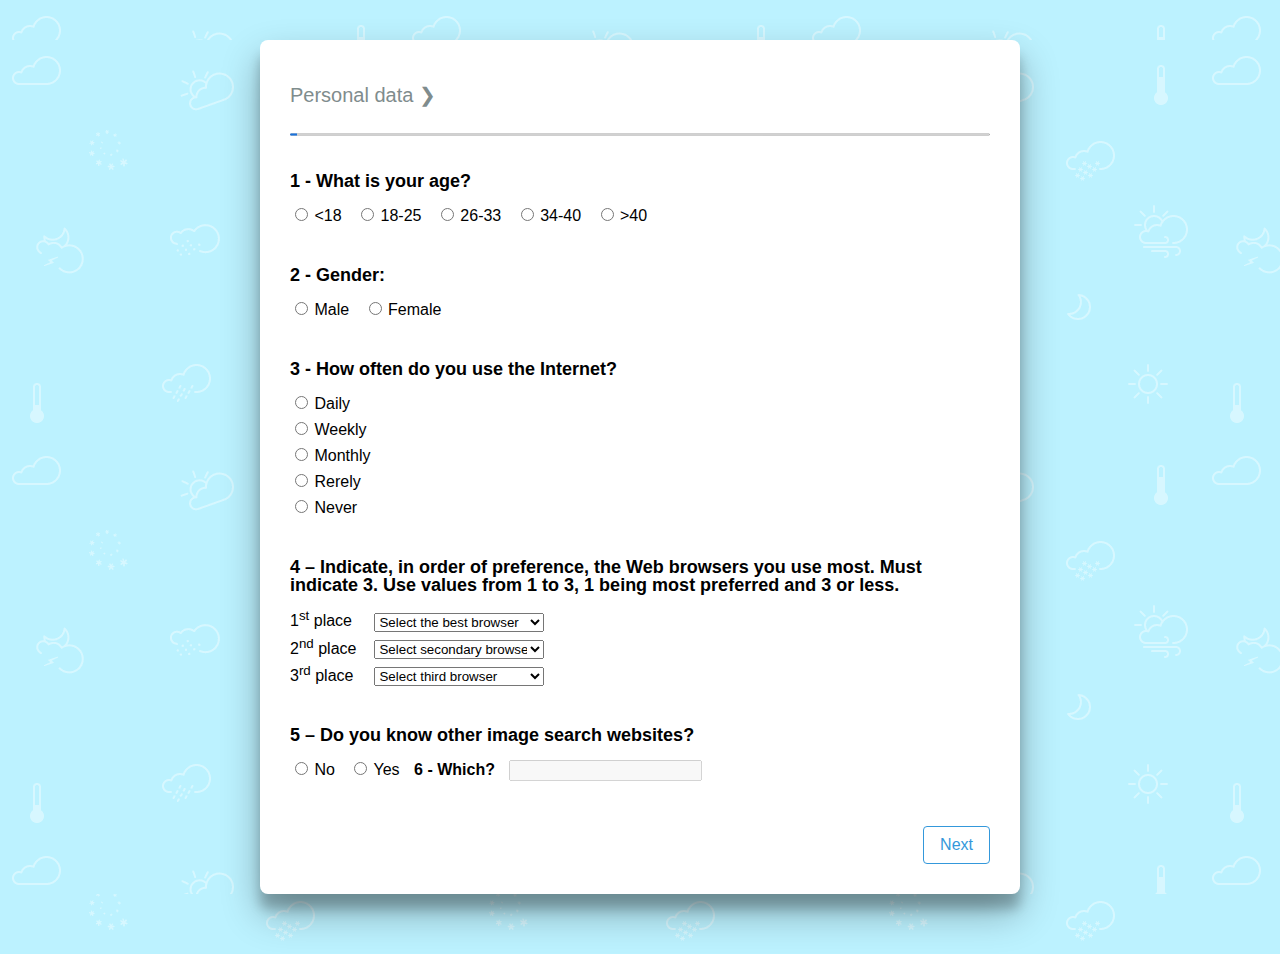
<file: LAB_3_Survey/personal_data.html>
<!DOCTYPE html>
<html lang="en">
<head>
	<meta charset="UTF-8">
	<title>Personal Data | Survey</title>
	<meta name="viewport" content="width=device-width, initial-scale=1.0">
	<link rel="stylesheet" href="css/style.css">
</head>
<body>
	<div class="container">
		<div id="survey">
			<section id="personal_data">
				<form name="personaldata" onsubmit="validateForm(this)" action="tasks.html">
					<div id="header">
						<h2 class="header">Personal data &#x276F;</h2>
						<br>
						<progress id="progress_bar" value="1" max="100"></progress>
					</div>
					<div id="placeholder"></div>
					<article id="pd1" class="article">
						<h4>1 - What is your age?</h4>
						<input id="age1" type="radio" name="age" value="-18">
						<label for="age1">&lt;18</label>
						<input id="age2" type="radio" name="age" value="18-25">
						<label for="age2">18-25</label>
						<input id="age3" type="radio" name="age" value="26-33">
						<label for="age3">26-33</label>
						<input id="age4" type="radio" name="age" value="34-40">
						<label for="age4">34-40</label>
						<input id="age5" type="radio" name="age" value="+40" required>
						<label for="age5">&gt;40</label>
					</article>
					<article id="pd2">
						<h4>2 - Gender:</h4>
						<input id="male" type="radio" name="gender" value="Male">
						<label for="male">Male</label>
						<input id="female" type="radio" name="gender" value="Female" required>
						<label for="female">Female</label>
					</article>
					<article id="pd3">
						<h4>3 - How often do you use the Internet?</h4>
						<input id="f1" type="radio" name="usage" value="Daily">
						<label for="f1">Daily</label>
						<br>
						<input id="f2" type="radio" name="usage" value="Weekly">
						<label for="f2">Weekly</label>
						<br>
						<input id="f3" type="radio" name="usage" value="Monthly">
						<label for="f3">Monthly</label>
						<br>
						<input id="f4" type="radio" name="usage" value="Rerely">
						<label for="f4">Rerely</label>
						<br>
						<input id="f5" type="radio" name="usage" value="Never">
						<label for="f5">Never</label>
					</article>
					<article id="pd4">
						<h4>4 – Indicate, in order of preference, the Web browsers you use most. Must indicate 3. Use values from 1 to 3, 1 being most preferred and 3 or less.</h4>
						<label for="first">1<sup>st</sup> place</label>
						<select id="first" name="browser_1" onchange="checkBrowser(this)" required>
							<option value="">Select the best browser</option>
							<option value="Chrome">Chrome</option>
							<option value="Firefox">Firefox</option>
							<option value="Internet Explorer">Internet Explorer</option>
							<option value="Opera">Opera</option>
							<option value="Safari">Safari</option>
						</select>
						<br>
						<label for="second">2<sup>nd</sup> place</label>
						<select id="second" name="browser_2" onchange="checkBrowser(this)" required>
							<option value="">Select secondary browser</option>
							<option value="Chrome">Chrome</option>
							<option value="Firefox">Firefox</option>
							<option value="Internet Explorer">Internet Explorer</option>
							<option value="Opera">Opera</option>
							<option value="Safari">Safari</option>
						</select>
						<br>
						<label for="third">3<sup>rd</sup> place</label>
						<select id="third" name="browser_3" onchange="checkBrowser(this)" required>
							<option value="">Select third browser</option>
							<option value="Chrome">Chrome</option>
							<option value="Firefox">Firefox</option>
							<option value="Internet Explorer">Internet Explorer</option>
							<option value="Opera">Opera</option>
							<option value="Safari">Safari</option>
						</select>
					</article>
					<article id="pd5">
						<h4>5 – Do you know other image search websites?</h4>
						<input id="no" type="radio" name="other_search_engine" value="No" onchange="validate_other_search_engine()">
						<label for="no">No</label>
						<input id="yes" type="radio" name="other_search_engine" value="Yes" onchange="validate_other_search_engine()">
						<label for="yes">Yes</label>
						<label for="other"> <b> 6 - Which?</b></label>
						<input id="other" type="text" name="other" value="" onchange="validate_other_search_engine()" disabled>
					</article>
					<div id="submit">
					    <input id="sub" type="submit" name="submit" value="Next">
					</div>
				</form>
			</section>
		</div>
	</div>
	<script src="js/form_manager.js"></script>
	<script src="js/sticky.js"></script>
	<style>
		body, html {
			background-image: url('images/weather.png');
		}
	</style>
	<script>checkOnInit("personal_data")</script>
</body>
</html>
</file>
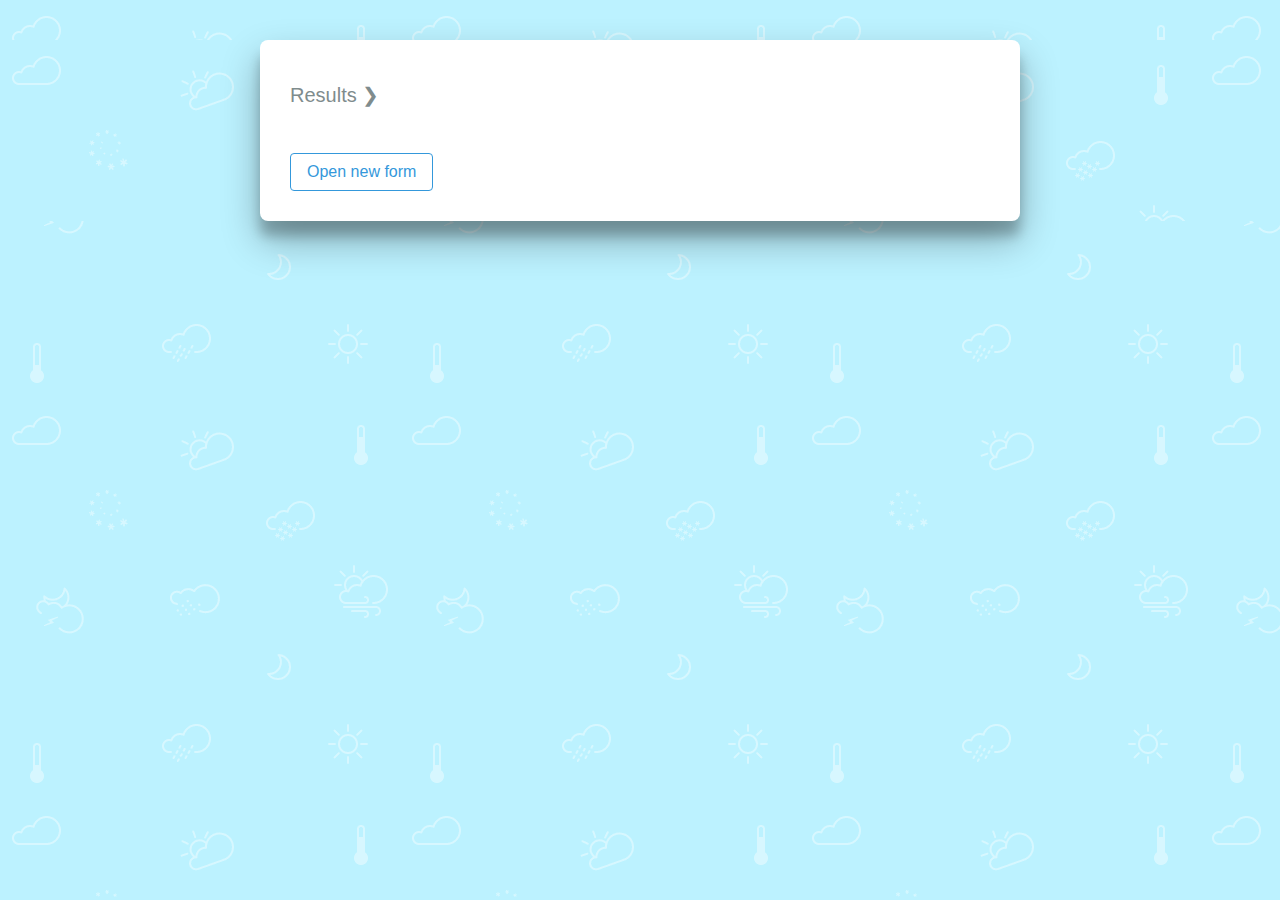
<file: LAB_3_Survey/results.html>
<!DOCTYPE html>
<html lang="en">
<head>
	<meta charset="UTF-8">
	<title>Results | Survey</title>
	<meta name="viewport" content="width=device-width, initial-scale=1.0">
	<link rel="stylesheet" href="css/style.css">
</head>
<body onload="results()">
	<div class="container">
		<div id="survey">
			<section id="thanks">
				<form name="thanks" action="personal_data.html">
					<div id="header">
						<h2 class="header">Results &#x276F;</h2>
					</div>
	            	<br>
	            	<div id="results"></div>
	            	<br>
	            	<br>
	            	<input id="sub" type="submit" name="submit" value="Open new form">
				</form>
			</section>
		</div>
	</div>
	<script src="js/form_manager.js"></script>
	<script src="js/results.js"></script>
	<style>
		body, html {
			background-image: url('images/weather.png');
		}
	</style>
</body>
</html>
</file>
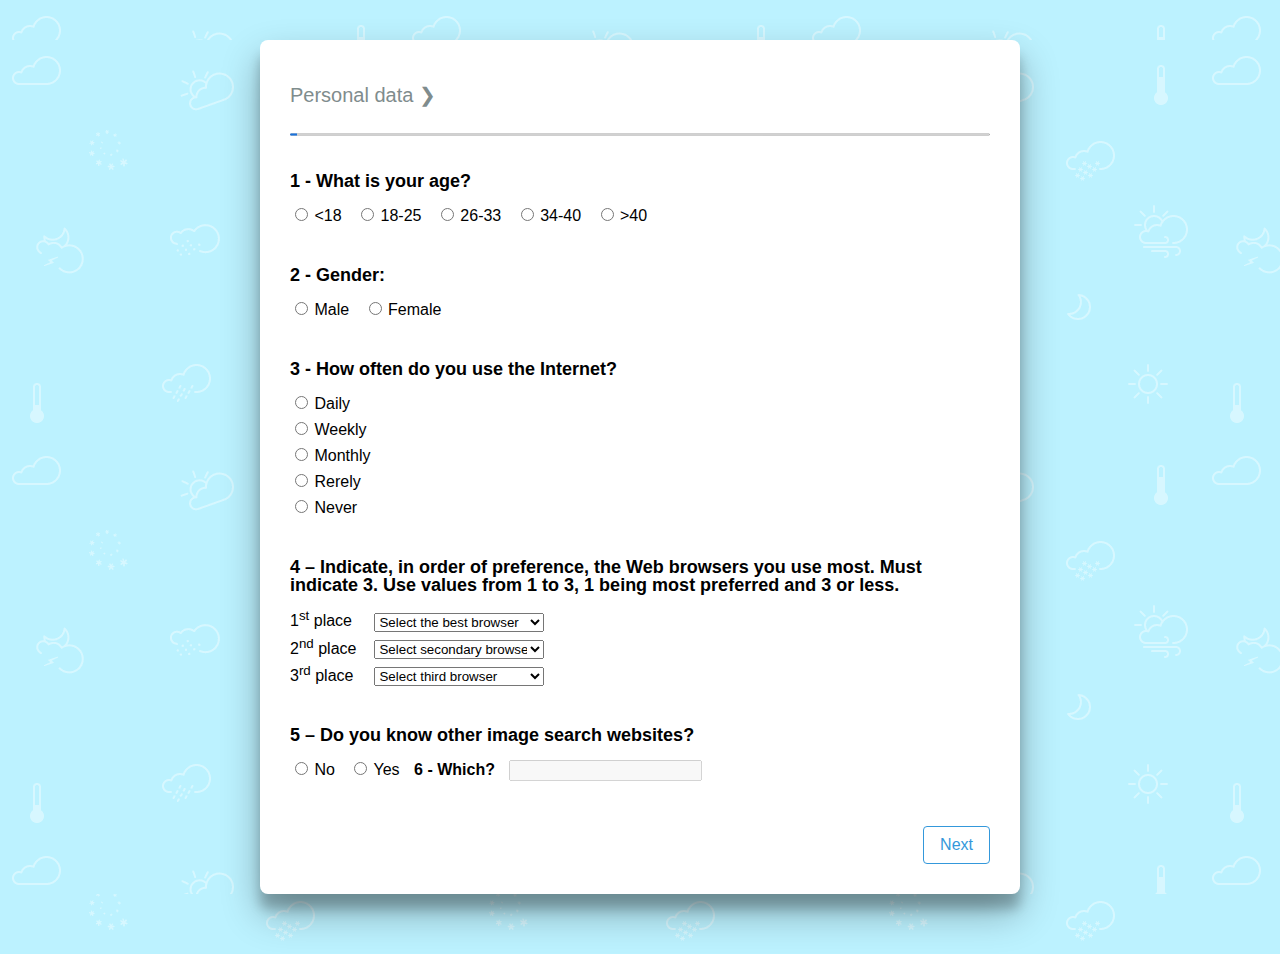
<file: LAB_3_Survey/tasks.html>
<!DOCTYPE html>
<html lang="en">
<head>
	<meta charset="UTF-8">
	<title>Tasks | Survey</title>
	<link rel="stylesheet" href="css/style.css">
	<meta name="viewport" content="width=device-width, initial-scale=1.0">
	<link rel="stylesheet" href="css/font-awesome.css">
</head>
<body>
	<div class="container">
		<div id="survey">
			<section id="tasks">
				<form name="tasks" onsubmit="validateForm(this)" action="overall_assessment.html">
					<div id="header">
						<h2 class="header">Tasks &#x276F;</h2>
						<br>
						<progress id="progress_bar" value="1" max="100"></progress>
					</div>
					<div id="placeholder"></div>
					<br><br>
					<fieldset>
		                <legend><b>Task 1 - Exploring the website</b></legend>
		                <article id="p7">
		                    <p>Explore the website freely for a few minutes to become more familiar with the features of the website.</p>
		                    <br><br>
		                    <h4>7 - Please indicate if you have found any errors or if you have experienced difficulty in understanding the main features of the website.</h4>
		                    <textarea id="q7" type="text" name="q7" rows="2" cols="120" required></textarea>
		                </article>
		            </fieldset>
		            <br>
		            <fieldset>
		            	<legend><b>Task 2 – Image Search</b></legend>
		                <article id="p8">
		                    <p>Choose the <b>keyword search</b> option, select a category of your choice and watch the results. Repeat the search with other categories.</p>
		                    <br><br>
		                    <h4>8 - How do you classify your search results by category?</h4>
                            <div class="star-rating">
                                  <div class="star-rating__wrap">
        		                    <input class="star-rating__input" id="p8_botao1" type="radio" name="q8" value="5">
        		                    <label class="star-rating__ico fa fa-star-o fa-lg" for="p8_botao1"></label>
        		                    <input class="star-rating__input" id="p8_botao2" type="radio" name="q8" value="4">
        		                    <label class="star-rating__ico fa fa-star-o fa-lg" for="p8_botao2"></label>
        		                    <input class="star-rating__input" id="p8_botao3" type="radio" name="q8" value="3">
        		                    <label class="star-rating__ico fa fa-star-o fa-lg" for="p8_botao3"></label>
        		                    <input class="star-rating__input" id="p8_botao4" type="radio" name="q8" value="2">
        		                    <label class="star-rating__ico fa fa-star-o fa-lg" for="p8_botao4"></label>
        		                    <input class="star-rating__input" id="p8_botao5" type="radio" name="q8" value="1" required>
        		                    <label class="star-rating__ico fa fa-star-o fa-lg" for="p8_botao5"></label>
        		                </div>
                        	</div>
		                </article>
		                <article id="p9">
		                    <h4>9 - What difficulties did you encounter in conducting the search and visualizing the results?</h4>
		                    <textarea id="q9" type="text" name="q9" rows="2" cols="120" required></textarea>
		                </article>
		                <article id="p10">
		                    <br>
		                    <p>Choose the <b>dominant color search</b> option, select a color of your choice and observe the results. Repeat the search with other colors.</p>
		                    <br><br>
		                    <h4>10 - How do you classify your search results by color?</h4>
		                    <div class="star-rating">
                                  <div class="star-rating__wrap">
        		                    <input class="star-rating__input" id="p10_botao1" type="radio" name="q10" value="5">
        		                    <label class="star-rating__ico fa fa-star-o fa-lg" for="p10_botao1"></label>
        		                    <input class="star-rating__input" id="p10_botao2" type="radio" name="q10" value="4">
        		                    <label class="star-rating__ico fa fa-star-o fa-lg" for="p10_botao2"></label>
        		                    <input class="star-rating__input" id="p10_botao3" type="radio" name="q10" value="3">
        		                    <label class="star-rating__ico fa fa-star-o fa-lg" for="p10_botao3"></label>
        		                    <input class="star-rating__input" id="p10_botao4" type="radio" name="q10" value="2">
        		                    <label class="star-rating__ico fa fa-star-o fa-lg" for="p10_botao4"></label>
        		                    <input class="star-rating__input" id="p10_botao5" type="radio" name="q10" value="1" required>
        		                    <label class="star-rating__ico fa fa-star-o fa-lg" for="p10_botao5"></label>
        		                </div>
                        	</div>
		                </article>
		                <article id="p11">
		                    <h4>11 - What difficulties did you encounter in conducting the search and visualizing the results?</h4>
		                    <textarea id="q11" type="text" name="q11" rows="2" cols="120" required></textarea>
		                </article>
		                <article id="p12">
		                    <br>
		                    <p>Choose the search option for similar image, select an image of your choice and observe the results.</p>
		                    <br><br>
		                    <h4>12 - How do you classify the results obtained by searching for similar images?</h4>
		                    <div class="star-rating">
                                  <div class="star-rating__wrap">
        		                    <input class="star-rating__input" id="p12_botao1" type="radio" name="q12" value="5">
        		                    <label class="star-rating__ico fa fa-star-o fa-lg" for="p12_botao1"></label>
        		                    <input class="star-rating__input" id="p12_botao2" type="radio" name="q12" value="4">
        		                    <label class="star-rating__ico fa fa-star-o fa-lg" for="p12_botao2"></label>
        		                    <input class="star-rating__input" id="p12_botao3" type="radio" name="q12" value="3">
        		                    <label class="star-rating__ico fa fa-star-o fa-lg" for="p12_botao3"></label>
        		                    <input class="star-rating__input" id="p12_botao4" type="radio" name="q12" value="2">
        		                    <label class="star-rating__ico fa fa-star-o fa-lg" for="p12_botao4"></label>
        		                    <input class="star-rating__input" id="p12_botao5" type="radio" name="q12" value="1" required>
        		                    <label class="star-rating__ico fa fa-star-o fa-lg" for="p12_botao5"></label>
        		                </div>
                        	</div>
		                </article>
		                <article id="p13">
		                    <h4>13 - How do you classifiy the usefulness of the Search for Similar Images?</h4>
		                    <div class="star-rating">
                                  <div class="star-rating__wrap">
        		                    <input class="star-rating__input" id="p13_botao1" type="radio" name="q13" value="5">
        		                    <label class="star-rating__ico fa fa-star-o fa-lg" for="p13_botao1"></label>
        		                    <input class="star-rating__input" id="p13_botao2" type="radio" name="q13" value="4">
        		                    <label class="star-rating__ico fa fa-star-o fa-lg" for="p13_botao2"></label>
        		                    <input class="star-rating__input" id="p13_botao3" type="radio" name="q13" value="3">
        		                    <label class="star-rating__ico fa fa-star-o fa-lg" for="p13_botao3"></label>
        		                    <input class="star-rating__input" id="p13_botao4" type="radio" name="q13" value="2">
        		                    <label class="star-rating__ico fa fa-star-o fa-lg" for="p13_botao4"></label>
        		                    <input class="star-rating__input" id="p13_botao5" type="radio" name="q13" value="1" required>
        		                    <label class="star-rating__ico fa fa-star-o fa-lg" for="p13_botao5"></label>
        		                </div>
                        	</div>
		                </article>
		                <article id="p14">
		                    <h4>14 - What difficulties did you encounter in conducting the search and visualizing the results?</h4>
		                    <textarea id="q14" type="text" name="q14" rows="2" cols="120" required></textarea>
		                </article>
		                <article id="p15">
		                    <h4>15 - What type of search do you find most appropriate for this application?</h4>
		                    <textarea id="q15" type="text" name="q15" rows="2" cols="120" required></textarea>
		                </article>
	            	</fieldset>
	            	<br>
	            	<div id="submit">
	            	    <input id="sub" type="submit" name="submit" value="Next">
	            	</div>
				</form>
			</section>
		</div>
	</div>
	<script src="js/form_manager.js"></script>
	<script src="js/sticky.js"></script>
	<style>
		body, html {
			background-image: url('images/sakura.png');
		}
	</style>
	<script>
		document.getElementById('progress_bar').value = PROGRESS_INCREMENT * 8;
		checkOnInit("tasks");
	</script>
</body>
</html>
</file>
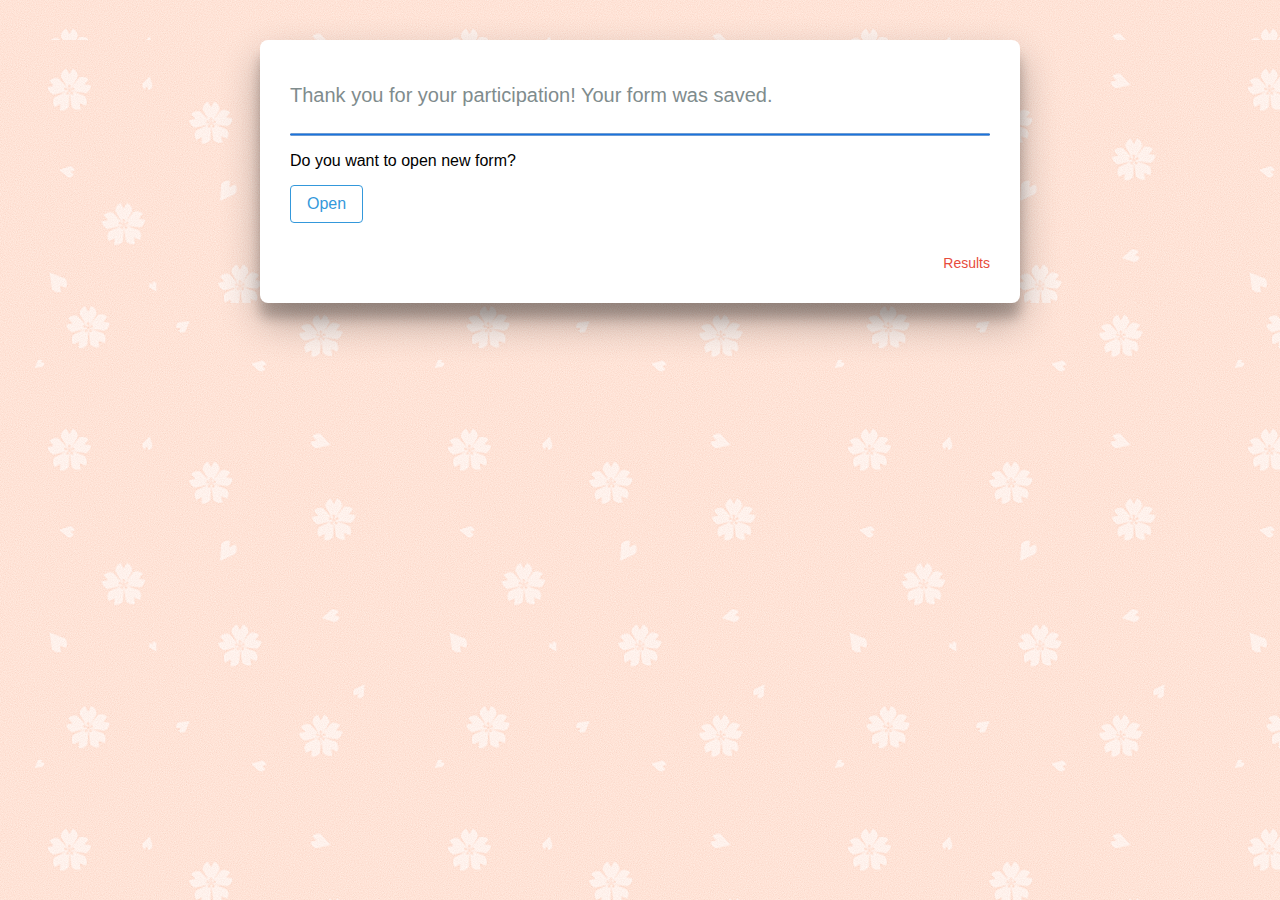
<file: LAB_3_Survey/thanks.html>
<!DOCTYPE html>
<html lang="en">
<head>
	<meta charset="UTF-8">
	<title>Thanks | Survey</title>
	<meta name="viewport" content="width=device-width, initial-scale=1.0">
	<link rel="stylesheet" href="css/style.css">
</head>
<body>
	<div class="container">
		<div id="survey">
			<section id="thanks">
				<form name="thanks" action="personal_data.html">
					<div id="header">
						<h2 class="header">Thank you for your participation! Your form was saved.</h2>
						<br>
						<progress id="progress_bar" value="100" max="100"></progress>
					</div>
	            	<br>
	            	<p>Do you want to open new form?</p>
	            	<br>
	            	<input id="sub" type="submit" name="submit" value="Open">
				</form>
				<br><br>
				<form id="submit" name="results" action="results.html">
	            	<input id="sub" class="results" type="submit" name="submit" value="Results">
				</form>
			</section>
		</div>
	</div>
	<script src="js/form_manager.js"></script>
	<script src="js/sticky.js"></script>
	<style>
		body, html {
			background-image: url('images/sakura.png');
		}
	</style>
</body>
</html>
</file>
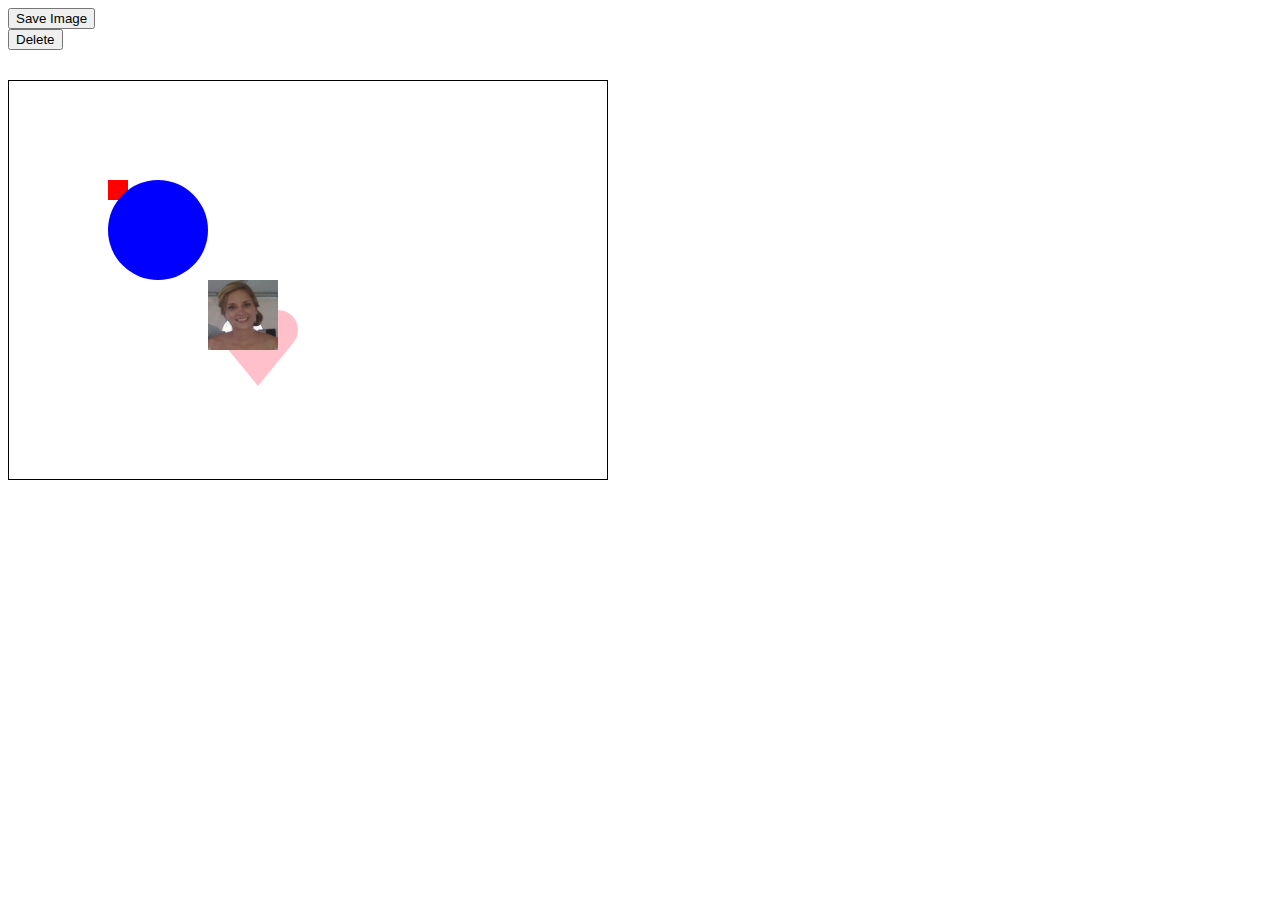
<file: LAB_4_Photoprint/given/FotoPrint_alunos/FotoPrint.html>
<!DOCTYPE html>
<html>
<head>
    <title>Family Photos</title>
    <meta charset="utf-8">
    <link rel="stylesheet" href="css/styling.css">
    <script src="js/FotoPrint_manager.js"></script>
    <script src="js/FotoPrint.js"></script>
    <script src="js/DrawingObjects.js"></script>

</head>
<body>

<section>
    <canvas id="canvas" width="600" height="400">
        Your browser doesn't recognize the canvas element
    </canvas>
</section>

<section>
    <button onclick="saveasimage();"> Save Image </button>
    <br>
    <button onclick="remove();"> Delete </button>
</section>

<section>
    <script> window.onload = main(); </script>
</section>

<footer></footer>
</body>
</html>
</file>
<file: LAB_1_Portfolio/css/style.css>
html, body, div, span, iframe,
h1, h2, h3, h4, h5, h6, p, blockquote, pre,
a, abbr, acronym, address, em, img,
small, strong, b, u, i, ol, ul, li, form, 
label, table, caption, tr, th, td, canvas, 
footer, header, video {
	margin: 0;
	padding: 0;
	border: 0;
	font-size: 100%;
	font: inherit;
	vertical-align: baseline;
} 

footer, header, nav {
	display: block;
}

html, body {
	font-family: 'Roboto', Helvetica, Arial, Sans-Serif;
	background-color: #f7f7f7;
	color: #2c3e50;
	line-height: 1.15;
	-ms-text-size-adjust: 100%;
	-webkit-text-size-adjust: 100%;
	background-color: #1e1f24;
}

body {
	line-height: 1;
}

.container {
	position: relative;
	margin-left: auto;
	margin-right: auto;
	padding-right: 15px;
	padding-left: 15px;
}

@media (min-width: 576px) {
  .container {
    width: 540px;
    max-width: 100%;
  }
}

@media (min-width: 768px) {
  .container {
    width: 720px;
    max-width: 100%;
  }
}

@media (min-width: 992px) {
  .container {
    width: 960px;
    max-width: 100%;
  }
}

@media (min-width: 1200px) {
  .container {
    width: 1140px;
    max-width: 100%;
  }
}

header {
	margin-top: 15px;
	display: flex;
	align-items: center;
}

.dropdown_menu{
	display: none;
}

#logo {
	text-decoration: none;
		margin-right: auto;
}

article {
	margin-top: 30px;
	display: flex;
	align-items: center;
	font-weight: 100;
	color: white;
}

#description {
	padding: 0 100px;
	max-width: 380px;
}

#description > h1 {
	font-size: 80px;
	margin-bottom: 15px;
	max-width: 50%;
}

#description > h4 {
	font-size: 26px;
	margin-bottom: 15px;
}

#links {
	margin-top: 40px;
	display: flex;
	justify-content: space-between;
}

@media screen and (max-width: 1200px) {
	#links {
		flex-wrap: wrap;
	}
	#links > a { 
		margin-bottom: 20px;
	}
}

@media screen and (max-width: 576px) {
	#links > a { 
		width: 100%;
	}
	/*#photo > img {
		display: none;
	}*/
	#description {
		width: 100%;
	}
	article{
   		flex-direction: column-reverse;
	}
}

@media screen and (max-width: 1200px) {
	#description {
		padding: 0 40px;
	}
}

.heading {
	border: none;
	cursor: pointer;
	color: white;
	text-decoration: none;
	padding: 20px 30px;
	background: linear-gradient(to top right, #3498db, #9b59b6);
	border-radius: 12px;
}
.small {
	line-height: 1.1;
}
#photo > img {
	max-width: 100%;
}

@media screen and (max-width: 760px) {
	#description {
		padding: 0 0px;
	}
	.heading {
		padding: 15px 20px;
	}
}

.menu {
	margin-left: auto;
	display: flex;
	justify-content: flex-end;
	color: white;
}
.menu li {
	padding: 0 10px;
	list-style-type: none;
}
.menu a {
	color: white;
	text-decoration: none;
}
.menu a:hover {
	color: #3498db;
	text-decoration: none;
}

.head {
	color: white;
	font-size: 30px;
	font-weight: 100;
}




nav.dropdown_menu {
	width: 42px;
	height: 36px;
	float: right;
	margin: 30px 30px 0 0;
	position: relative;
	z-index: 999;
	cursor: pointer;
}
nav.dropdown_menu div.strokes {
	width: 100%;
	height: 6px;
	margin: 0 0 6px 0;
	background: white;
	transition: transform 0.3s, opacity 0.1s;
}
.hide {
	opacity: 0;
	transform: translateX(-42px);
}
.animate0 { transform: rotate(45deg) translateY(17px); }

.animate2 { transform: rotate(-45deg) translateY(-17px); }

.fullscreenmenu {
	z-index: -10;
	background-color: rgba(0, 0, 0, 0);
	top: 0;
	left: 0;
	width: 100%;
	height: 100%;
	position: absolute;
	opacity: 0;
	-webkit-transition: background 0.5s ease-in-out, opacity 0.5s;
	-moz-transition: background 0.5s ease-in-out, opacity 0.5s;
	-ms-transition: background 0.5s ease-in-out, opacity 0.5s;
	-o-transition: background 0.5s ease-in-out, opacity 0.5s;
	transition: background 0.5s ease-in-out, opacity 0.5s;
	text-align: center;
}
.fullscreenmenu.show {
  opacity: 1;
  z-index: 100;
  background-color: rgba(0,0,0, 0.9);
  -webkit-transition: background 0.5s ease-in-out, visibility 0.5s;
  -moz-transition: background 0.5s ease-in-out, visibility 0.5s;
  -ms-transition: background 0.5s ease-in-out, visibility 0.5s;
  -o-transition: background 0.5s ease-in-out, visibility 0.5s;
  transition: background 0.5s ease-in-out, visibility 0.5s;
}
.fullscreenmenu ul { 
	padding: 10%; 
	list-style: none;
}

.fullscreenmenu li a {
	visibility: inherit;
  	color: white;
  	font-family: 'Source Sans Pro', sans-serif;
  	font-size: 40px;
  	text-decoration: none;
  	font-weight: 100;
  	text-transform: uppercase;
  	line-height: 150%;
}
@media screen and (max-width: 576px) {
	.menu {
		flex-wrap: wrap;
		max-width: 100px;
	}
	.menu li {
		margin-bottom: 10px;
	}
	.menu {
		display: none !important;
	}
	.dropdown_menu {
		display: block;
	}
}
</file>
<file: LAB_2_Blackjack/css/style.css>
html, body, div, span, iframe,
h1, h2, h3, h4, h5, h6, p, blockquote, pre,
a, abbr, acronym, address, em, img,
small, strong, b, u, i, ol, ul, li, form, 
label, table, caption, tr, th, td, canvas, 
footer, header, video {
	margin: 0;
	padding: 0;
	border: 0;
	font-size: 100%;
	font: inherit;
	vertical-align: baseline;
} 

footer, header, nav {
	display: block;
}

html, body {
	font-family: 'Roboto', Helvetica, Arial, Sans-Serif;
	background-color: #f7f7f7;
	color: white;
	line-height: 1.15;
	-ms-text-size-adjust: 100%;
	-webkit-text-size-adjust: 100%;
	background-color: black;
	background: url(../assets/tableBackground.png) no-repeat center center fixed; 
	-webkit-background-size: cover;
	-moz-background-size: cover;
	-o-background-size: cover;
	background-size: cover;
}

body {
	line-height: 1;
}

.container {
	position: relative;
	margin-left: auto;
	margin-right: auto;
	padding-right: 15px;
	padding-left: 15px;
}

@media (min-width: 576px) {
  .container {
    width: 540px;
    max-width: 100%;
  }
}

@media (min-width: 768px) {
  .container {
    width: 720px;
    max-width: 100%;
  }
}

@media (min-width: 992px) {
  .container {
    width: 960px;
    max-width: 100%;
  }
}

@media (min-width: 1200px) {
  .container {
    width: 1140px;
    max-width: 100%;
  }
}

#game img {
	max-width: 120px;
	height: auto;
	border-radius: 7px;
	margin: 0 5px;
}

#dealer img {
	max-width: 100px;
}

#dealer {
	-webkit-perspective: 450px;
	    -webkit-transform: perspective(450) rotateX(30deg);
	       -moz-transform: perspective(450) rotateX(30deg);
	            transform: perspective(450) rotateX(30deg);
}

body {
	text-align: center;
	width: 100%;
	height: 100%;
	min-height: 100vh!important;
}

h2 {
	/*font-size: light;*/
	font-size: 25px;
	font-weight: 300;
	padding: 15px;
}

#player {
	margin-bottom: 20px;
}

.container {
	height: 100%;
	min-height: 100vh;
	display: flex;
	flex-direction: column;
	justify-content: space-around;
	align-items: center;
	overflow: hidden;
}

#logo {
	padding-top: 20px;
	width: 40%;
	height: auto;
}

button {
	background-color: #4CAF50; /* Green */
    border: none;
    color: white;
    padding: 10px 20px;
    text-align: center;
    text-decoration: none;
    display: inline-block;
    font-size: 16px;
    margin: 0 5px;
    border-radius: 3px;
    transition: 0.3s all;
}

button:hover {
	box-shadow: 0 14px 28px rgba(0,0,0,0.25), 0 10px 10px rgba(0,0,0,0.22);
}

button:active, button:focus {
	outline: none;
	border: none;
}

button:disabled {
	opacity: 0.6;
	user-select: none;
}

#status {
	font-size: 20px;
	font-weight: 300;
	padding-top: 10px;
}
</file>
<file: LAB_3_Survey/css/style.css>
html,
body,
div,
span,
iframe,
h1,
h2,
h3,
h4,
h5,
h6,
p,
blockquote,
pre,
a,
abbr,
acronym,
address,
em,
img,
small,
strong,
b,
u,
i,
ol,
ul,
li,
form,
label,
table,
caption,
tr,
th,
td,
canvas,
footer,
header,
video {
    margin: 0;
    padding: 0;
    border: 0;
    font-size: 100%;
    font: inherit;
    vertical-align: baseline;
}

footer,
header,
nav {
    display: block;
}

html,
body {
    font-family: 'Roboto', Helvetica, Arial, Sans-Serif;
    line-height: 1.15;
    -ms-text-size-adjust: 100%;
    -webkit-text-size-adjust: 100%;
}

body {
    line-height: 1;
}

.container {
    position: relative;
    margin-left: auto;
    margin-right: auto;
    padding-right: 15px;
    padding-left: 15px;
}

#header {
    width: 100%!important;
    background-color: white;
    padding: 15px 0 0;
}

@media (min-width: 576px) {
    .container {
        width: 540px;
        max-width: 100%;
    }
    #header {
        max-width: 480px;
    }
}

@media (min-width: 768px) {
    .container {
        width: 720px;
        max-width: 100%;
    }
    #header {
        max-width: 660px;
    }
}

@media (min-width: 992px) {
    .container {
        width: 960px;
        max-width: 100%;
    }
    #header {
        max-width: 700px;
    }
}

@media (min-width: 1200px) {
    .container {
        width: 1140px;
        max-width: 100%;
    }
    #header {
        max-width: 700px;
    }
}

#survey {
    border-radius: 8px;
    background-color: white;
    box-shadow: 0 19px 38px rgba(0, 0, 0, 0.30), 0 15px 12px rgba(0, 0, 0, 0.22);
    max-width: 700px;
    margin: 0 auto;
    margin-top: 40px;
    padding: 30px;
    margin-bottom: 60px;
}

.header {
    color: rgb(127, 140, 141);
    font-size: 1.25rem;
    width: 100%!important;
}

.progress_bar {
    width: 100%!important;
}

progress {
    width: 100%;
    margin-bottom: 0!important;
    padding: 0!important;
    max-height: 5px!important;
}

article {
    margin: 35px 0;
}

article h4 {
    font-size: 18px;
    font-weight: bold;
    margin-bottom: 15px;
}

article label {
    padding-right: 10px;
}

article input {
    margin-right: 2px;
    padding-right: 10px;
    margin-bottom: 10px;
}

article select {
    margin-bottom: 5px;
}

#placeholder {
    display: none;
    height: 74px;
}

#sub {
    color: rgb(52, 152, 219);
    background-image: none;
    background-color: transparent;
    display: inline-block;
    font-weight: 400;
    line-height: 1.25;
    text-align: center;
    white-space: nowrap;
    vertical-align: middle;
    -webkit-user-select: none;
    -moz-user-select: none;
    -ms-user-select: none;
    user-select: none;
    border: 1px solid rgb(52, 152, 219);
    padding: .5rem 1rem;
    font-size: 1rem;
    border-radius: .25rem;
    -webkit-transition: all .2s ease-in-out;
    -o-transition: all .2s ease-in-out;
    transition: all .2s ease-in-out;
}

#sub:hover {
    background-color: rgb(52, 152, 219);
    color: white;
}

#submit {
    width: 100%;
    display: flex;
    justify-content: flex-end;
}

b {
    font-weight: bold;
}

textarea {
    font-size: 12px;
    width: calc( 100% - 33px);
    border-radius: 6px;
    border: 1px #e4e4e4 solid;
    padding: 10px 15px;
}

fieldset {
    border-radius: 6px;
    border: 1px #e4e4e4 solid;
}

label[for="p16"] {
    width: 76px!important;
    display: inline-block;
}

#pd4 label {
    width: 70px!important;
    display: inline-block;
}

#pd4 select {
    width: 170px!important;
    display: inline-block;
}

ul {
    padding: 0 40px;
}

.results {
    font-size: 14px!important;
    color: rgb(231, 76, 60)!important;
    border: none!important;
    padding: 0px!important;
}

.results:hover {
    background-color: white!important;
    color: rgb(192, 57, 43)!important;
    text-decoration: underline!important;
}

table td {
    padding: 10px 20px;
    border: 1px #e4e4e4 solid;
    border-radius: 4px;
    margin: 0;
}

table {
    width: 70%;
}

.star-rating {
    font-size: 0;
}

.star-rating__wrap {
    display: inline-block;
    font-size: 1rem;
}

.star-rating__wrap:after {
    content: "";
    display: table;
    clear: both;
}

.star-rating__ico {
    float: right;
    padding-left: 2px;
    cursor: pointer;
    color: #FFB300;
}

.star-rating__ico:last-child {
    padding-left: 0;
}

.star-rating__input {
    display: none;
}

.star-rating__input {
    display: none;
}

.star-rating__ico:hover:before,
.star-rating__ico:hover~.star-rating__ico:before,
.star-rating__input:checked~.star-rating__ico:before {
    content: "\f005";
}

.inline {
    display: inline-flex;
}
</file>
<file: LAB_4_Photoprint/css/style.css>
html,
body,
div,
span,
iframe,
h1,
h2,
h3,
h4,
h5,
h6,
p,
blockquote,
pre,
a,
abbr,
acronym,
address,
em,
img,
small,
strong,
b,
u,
i,
ol,
ul,
li,
form,
label,
table,
caption,
tr,
th,
td,
canvas,
footer,
header,
video {
    margin: 0;
    padding: 0;
    border: 0;
    font-size: 100%;
    font: inherit;
    vertical-align: baseline;
}

footer,
header,
nav {
    display: block;
}

html,
body {
    font-family: 'Roboto', Helvetica, Arial, Sans-Serif;
    line-height: 1.15;
    -ms-text-size-adjust: 100%;
    -webkit-text-size-adjust: 100%;
    background-image: url("../imgs/christmas-dark.png");
}

body {
    color: white;
    line-height: 1;
}

.container {
    position: relative;
    margin-left: auto;
    margin-right: auto;
    padding-right: 15px;
    padding-left: 15px;
}

#header {
    width: 100%!important;
    background-color: white;
    padding: 15px 0 0;
}

@media (min-width: 576px) {
    .container {
        width: 540px;
        max-width: 100%;
    }
    #header {
        max-width: 480px;
    }
}

@media (min-width: 768px) {
    .container {
        width: 720px;
        max-width: 100%;
    }
    #header {
        max-width: 660px;
    }
}

@media (min-width: 992px) {
    .container {
        width: 960px;
        max-width: 100%;
    }
    #header {
        max-width: 700px;
    }
}

@media (min-width: 1200px) {
    .container {
        width: 1140px;
        max-width: 100%;
    }
    #header {
        max-width: 700px;
    }
}

h1 {
    margin: 20px 0 30px;
    font-size: 30px;
    text-align: center;
}

canvas {
    cursor:crosshair;
}

#buttons, .top {
    float: left;
}
#buttons {
    width: 20%;
}
</file>
<file: LAB_4_Photoprint/given/FotoPrint_alunos/css/styling.css>
canvas {
    position:absolute;
    top:80px;
    cursor:crosshair;
}
</file>
